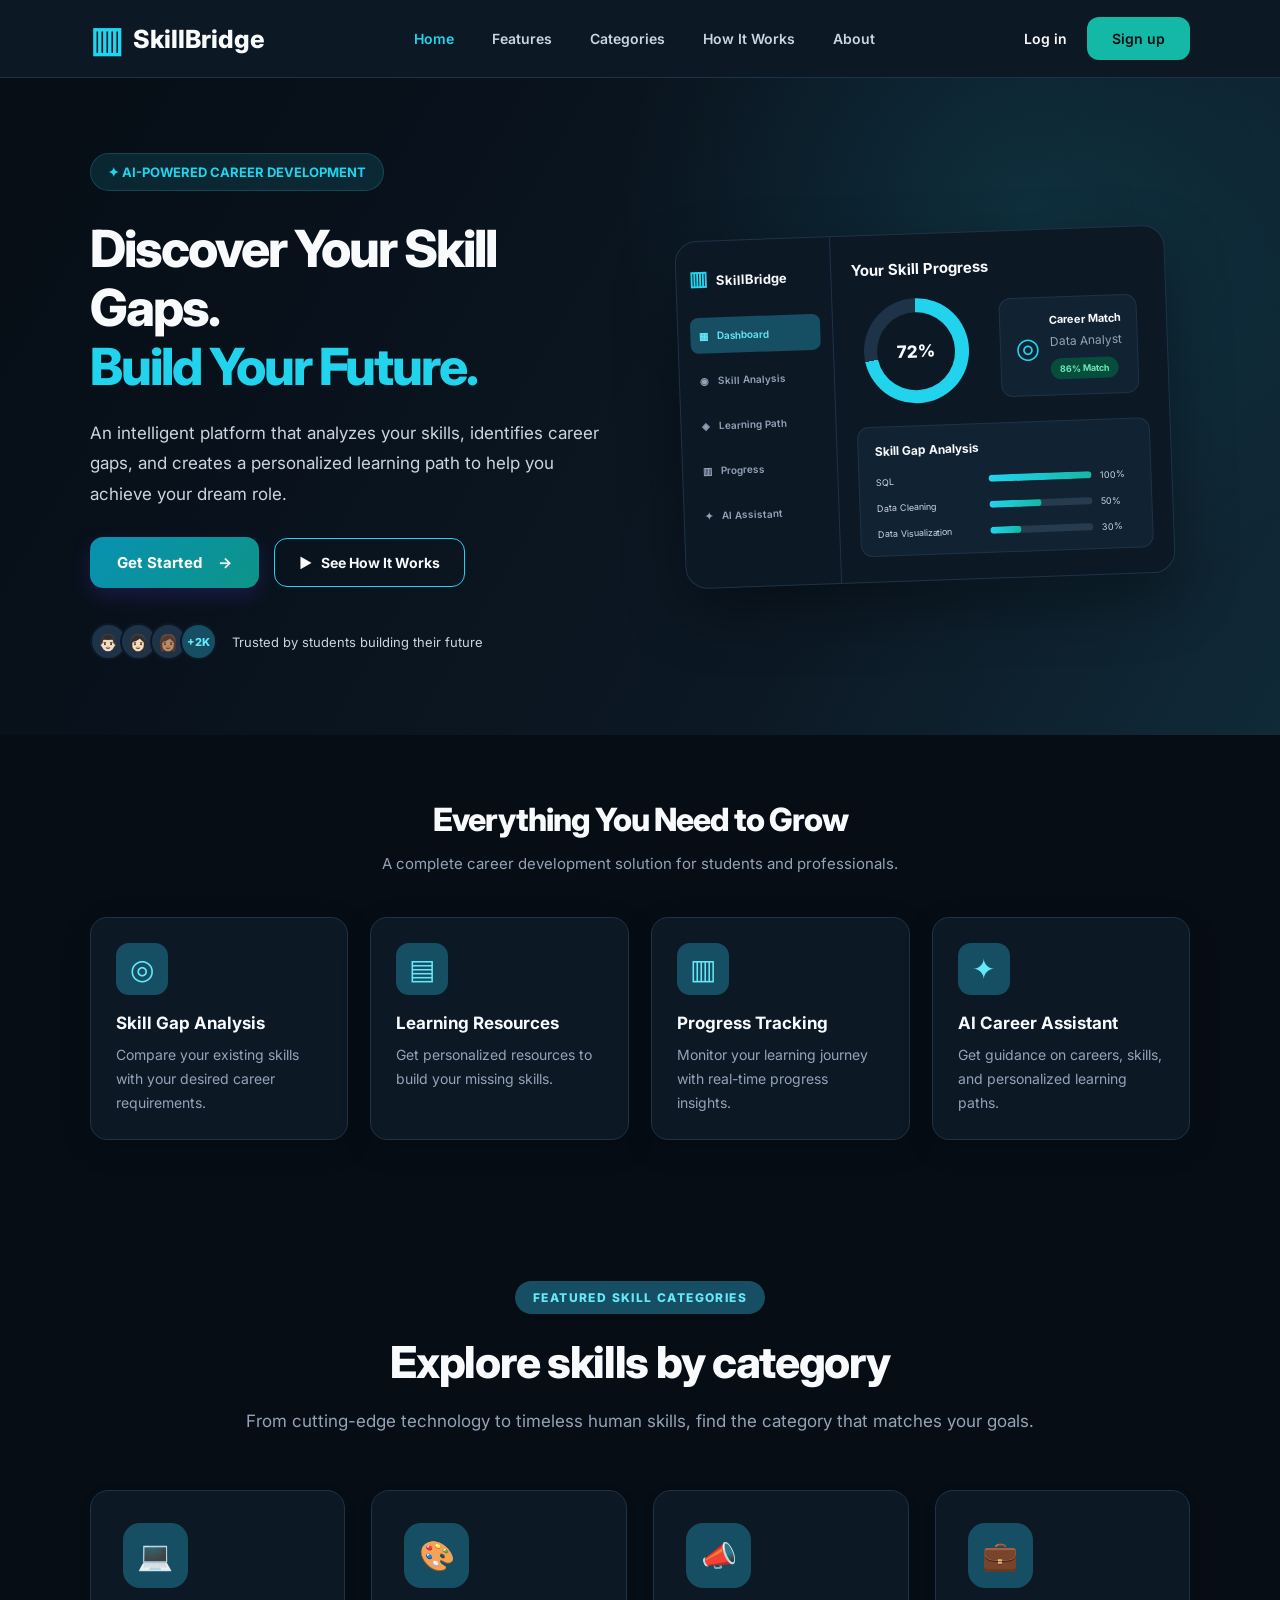
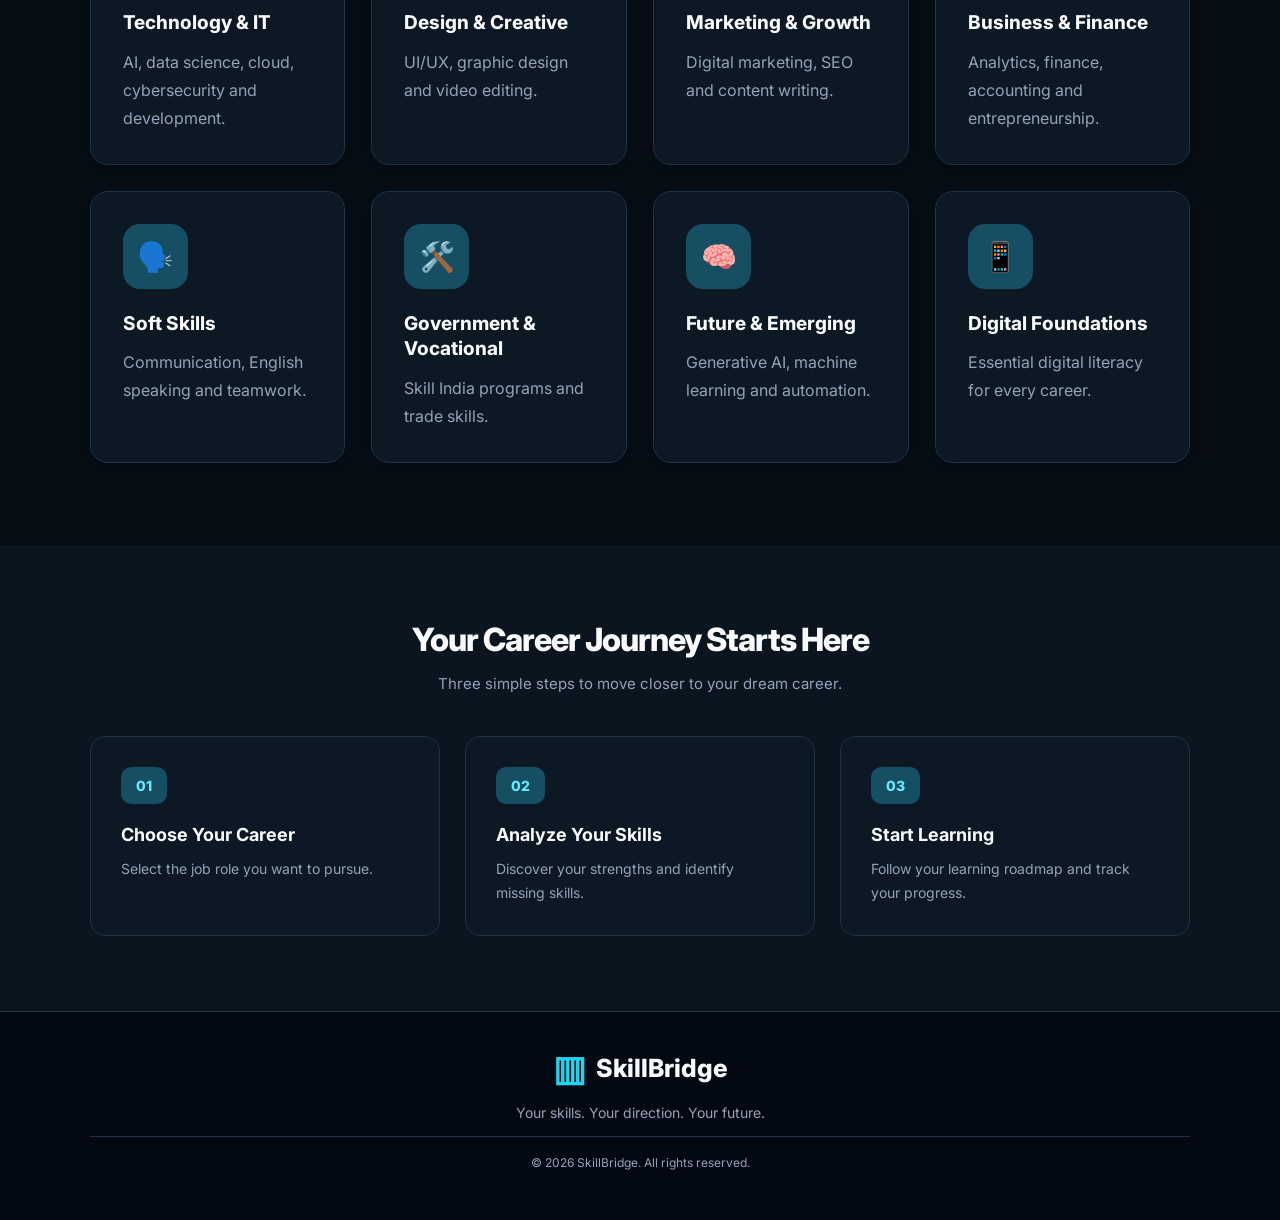
<file: frontend/index.html>
<!DOCTYPE html>
<html lang="en">

<head>
    <meta charset="UTF-8">
    <meta name="viewport" content="width=device-width, initial-scale=1.0">

    <title>SkillBridge | Build Your Future</title>

    <link rel="stylesheet" href="style.css">

    <link rel="preconnect" href="https://fonts.googleapis.com">
    <link rel="preconnect" href="https://fonts.gstatic.com" crossorigin>

    <link href="https://fonts.googleapis.com/css2?family=Inter:wght@400;500;600;700;800&display=swap"
        rel="stylesheet">
</head>

<body>

    <!-- NAVBAR -->

    <header class="header">

        <nav class="navbar">

            <a href="#home" class="logo">
                <span class="logo-icon">▥</span>
                SkillBridge
            </a>

            <div class="nav-links">

                <a href="#home" class="active">Home</a>
                <a href="#features">Features</a>
                <a href="#skill-categories">Categories</a>
                <a href="#how-it-works">How It Works</a>
                <a href="#about">About</a>

            </div>

            <div class="nav-actions">

                <a href="#" class="login-button">Log in</a>

                <a href="#" class="signup-button">Sign up</a>

            </div>

        </nav>

    </header>


    <main>

        <!-- HERO SECTION -->

        <section class="hero" id="home">

            <div class="hero-content">

                <div class="tagline">
                    ✦ AI-POWERED CAREER DEVELOPMENT
                </div>

                <h1>
                    Discover Your Skill Gaps.
                    <span>Build Your Future.</span>
                </h1>

                <p class="description">

                    An intelligent platform that analyzes your skills,
                    identifies career gaps, and creates a personalized
                    learning path to help you achieve your dream role.

                </p>

                <div class="hero-buttons">

                    <a href="#" class="primary-button">
                        Get Started <span>→</span>
                    </a>

                    <a href="#how-it-works" class="secondary-button">
                        ▶ &nbsp; See How It Works
                    </a>

                </div>

                <div class="trust-section">

                    <div class="trust-avatars">
                        <span>👨🏻</span>
                        <span>👩🏻</span>
                        <span>👩🏽</span>
                        <span class="avatar-count">+2K</span>
                    </div>

                    <p>Trusted by students building their future</p>

                </div>

            </div>


            <!-- DASHBOARD PREVIEW -->

            <div class="hero-visual">

                <div class="dashboard-preview">

                    <div class="dashboard-sidebar">

                        <h3>
                            <span class="mini-logo">▥</span>
                            SkillBridge
                        </h3>

                        <div class="sidebar-item selected">
                            ▦ &nbsp; Dashboard
                        </div>

                        <div class="sidebar-item">
                            ◉ &nbsp; Skill Analysis
                        </div>

                        <div class="sidebar-item">
                            ◈ &nbsp; Learning Path
                        </div>

                        <div class="sidebar-item">
                            ▥ &nbsp; Progress
                        </div>

                        <div class="sidebar-item">
                            ✦ &nbsp; AI Assistant
                        </div>

                    </div>


                    <div class="dashboard-main">

                        <h3>Your Skill Progress</h3>

                        <div class="dashboard-top">

                            <div class="progress-circle">
                                <span>72%</span>
                            </div>

                            <div class="career-card">

                                <div class="career-icon">◎</div>

                                <div>
                                    <h4>Career Match</h4>
                                    <p>Data Analyst</p>
                                    <span class="match-badge">86% Match</span>
                                </div>

                            </div>

                        </div>


                        <div class="skill-progress-card">

                            <h4>Skill Gap Analysis</h4>

                            <div class="skill-row">
                                <span>SQL</span>
                                <div class="progress-track">
                                    <div class="progress-fill full"></div>
                                </div>
                                <span>100%</span>
                            </div>

                            <div class="skill-row">
                                <span>Data Cleaning</span>
                                <div class="progress-track">
                                    <div class="progress-fill half"></div>
                                </div>
                                <span>50%</span>
                            </div>

                            <div class="skill-row">
                                <span>Data Visualization</span>
                                <div class="progress-track">
                                    <div class="progress-fill low"></div>
                                </div>
                                <span>30%</span>
                            </div>

                        </div>

                    </div>

                </div>

            </div>

        </section>


        <!-- FEATURES SECTION -->

        <section class="features" id="features">

            <div class="section-heading">

                <h2>Everything You Need to Grow</h2>

                <p>
                    A complete career development solution for students
                    and professionals.
                </p>

            </div>


            <div class="feature-container">

                <div class="feature-card">

                    <div class="feature-icon">◎</div>

                    <h3>Skill Gap Analysis</h3>

                    <p>
                        Compare your existing skills with your desired
                        career requirements.
                    </p>

                </div>


                <div class="feature-card">

                    <div class="feature-icon">▤</div>

                    <h3>Learning Resources</h3>

                    <p>
                        Get personalized resources to build your
                        missing skills.
                    </p>

                </div>


                <div class="feature-card">

                    <div class="feature-icon">▥</div>

                    <h3>Progress Tracking</h3>

                    <p>
                        Monitor your learning journey with
                        real-time progress insights.
                    </p>

                </div>


                <div class="feature-card">

                    <div class="feature-icon">✦</div>

                    <h3>AI Career Assistant</h3>

                    <p>
                        Get guidance on careers, skills, and
                        personalized learning paths.
                    </p>

                </div>

            </div>

        </section>



        <!-- FEATURED SKILL CATEGORIES -->
        <section class="skill-categories" id="skill-categories">
            <div class="categories-heading">
                <span class="categories-eyebrow">FEATURED SKILL CATEGORIES</span>
                <h2>Explore skills by category</h2>
                <p>From cutting-edge technology to timeless human skills, find the category that matches your goals.</p>
            </div>

            <div class="categories-grid">
                <a class="category-card" href="careers.html?category=technology">
                    <div class="category-icon" aria-hidden="true">💻</div>
                    <h3>Technology &amp; IT</h3>
                    <p>AI, data science, cloud, cybersecurity and development.</p>
                </a>
                <a class="category-card" href="careers.html?category=design">
                    <div class="category-icon" aria-hidden="true">🎨</div>
                    <h3>Design &amp; Creative</h3>
                    <p>UI/UX, graphic design and video editing.</p>
                </a>
                <a class="category-card" href="careers.html?category=marketing">
                    <div class="category-icon" aria-hidden="true">📣</div>
                    <h3>Marketing &amp; Growth</h3>
                    <p>Digital marketing, SEO and content writing.</p>
                </a>
                <a class="category-card" href="careers.html?category=business">
                    <div class="category-icon" aria-hidden="true">💼</div>
                    <h3>Business &amp; Finance</h3>
                    <p>Analytics, finance, accounting and entrepreneurship.</p>
                </a>
                <a class="category-card" href="careers.html?category=soft">
                    <div class="category-icon" aria-hidden="true">🗣️</div>
                    <h3>Soft Skills</h3>
                    <p>Communication, English speaking and teamwork.</p>
                </a>
                <a class="category-card" href="careers.html?category=government">
                    <div class="category-icon" aria-hidden="true">🛠️</div>
                    <h3>Government &amp; Vocational</h3>
                    <p>Skill India programs and trade skills.</p>
                </a>
                <a class="category-card" href="careers.html?category=future">
                    <div class="category-icon" aria-hidden="true">🧠</div>
                    <h3>Future &amp; Emerging</h3>
                    <p>Generative AI, machine learning and automation.</p>
                </a>
                <a class="category-card" href="careers.html?category=digital">
                    <div class="category-icon" aria-hidden="true">📱</div>
                    <h3>Digital Foundations</h3>
                    <p>Essential digital literacy for every career.</p>
                </a>
            </div>
        </section>

        <!-- HOW IT WORKS -->

        <section class="how-it-works" id="how-it-works">

            <div class="section-heading">

                <h2>Your Career Journey Starts Here</h2>

                <p>Three simple steps to move closer to your dream career.</p>

            </div>

            <div class="steps-container">

                <div class="step-card">
                    <span class="step-number">01</span>
                    <h3>Choose Your Career</h3>
                    <p>Select the job role you want to pursue.</p>
                </div>

                <div class="step-card">
                    <span class="step-number">02</span>
                    <h3>Analyze Your Skills</h3>
                    <p>Discover your strengths and identify missing skills.</p>
                </div>

                <div class="step-card">
                    <span class="step-number">03</span>
                    <h3>Start Learning</h3>
                    <p>Follow your learning roadmap and track your progress.</p>
                </div>

            </div>

        </section>

    </main>

<!-- CAREER SELECTION SECTION -->

<section id="careerSection" class="career-selection" style="display: none;">

    <div class="career-container">

        <div class="career-heading">
            <span class="tagline">YOUR CAREER JOURNEY</span>

            <h2>Choose Your Dream Career</h2>

            <p>
                Select the job role you want to pursue.
                SkillBridge will analyze your skills against its requirements.
            </p>
        </div>

        <div class="career-form">

            <label for="careerSearch">Enter Your Target Job Role</label>

            <input
                type="text"
                id="careerSearch"
                placeholder="Start typing, e.g. Data Analyst..."
                autocomplete="off"
                >


            <label for="studentSkills">Enter Your Existing Skills</label>

        <textarea
            id="studentSkills"
            placeholder="Example: Python, SQL, Excel, Power BI, Machine Learning..."
            rows="5"
        ></textarea>

        <button id="continueCareer" class="auth-submit">
        Analyze My Skills →
        </button>

<div id="skillAnalysisResults"></div>
<p id="careerMessage"></p>

        </div>

    </div>

</section>

    <!-- FOOTER -->

    <footer id="about">

        <div class="footer-content">

            <a href="#home" class="logo footer-logo">
                <span class="logo-icon">▥</span>
                SkillBridge
            </a>

            <p>Your skills. Your direction. Your future.</p>

            <p class="copyright">
                © 2026 SkillBridge. All rights reserved.
            </p>

        </div>

    </footer>
    <!-- AUTHENTICATION MODAL -->

<div class="auth-modal" id="authModal">

    <div class="auth-box">

        <button class="close-auth" id="closeAuth">&times;</button>

        <div class="auth-header">
            <h2 id="authTitle">Welcome Back!</h2>
            <p id="authSubtitle">Log in to continue your career journey.</p>
        </div>

        <!-- SIGN UP FORM -->

        <form id="signupForm" class="auth-form" style="display: none;">

            <label>Full Name</label>
            <input type="text" id="signupName" autocomplete="name"
                placeholder="Enter your full name" required>

            <label>Email Address</label>
            <input type="email" id="signupEmail" autocomplete="email"
                placeholder="Enter your email" required>

            <label>Password</label>
            <input type="password" id="signupPassword" autocomplete="new-password"
                placeholder="Create a password" minlength="8" required>

            <button type="submit" class="auth-submit">
                Create Account
            </button>

            <p class="auth-switch">
                Already have an account?
                <a href="#" id="showLogin">Log in</a>
            </p>

        </form>


        <!-- LOGIN FORM -->

        <form id="loginForm" class="auth-form">

            <label>Email Address</label>
            <input type="email" id="loginEmail" autocomplete="email"
                placeholder="Enter your email" required>

            <label>Password</label>
            <input type="password" id="loginPassword" autocomplete="current-password"
                placeholder="Enter your password" required>

            <button type="submit" class="auth-submit">
                Log In
            </button>

            <p class="auth-switch">
                Don't have an account?
                <a href="#" id="showSignup">Sign up</a>
            </p>

        </form>

        <p id="authMessage" class="auth-message"></p>

    </div>

</div>
    <script src="script.js"></script>

</body>
</html>
</file>
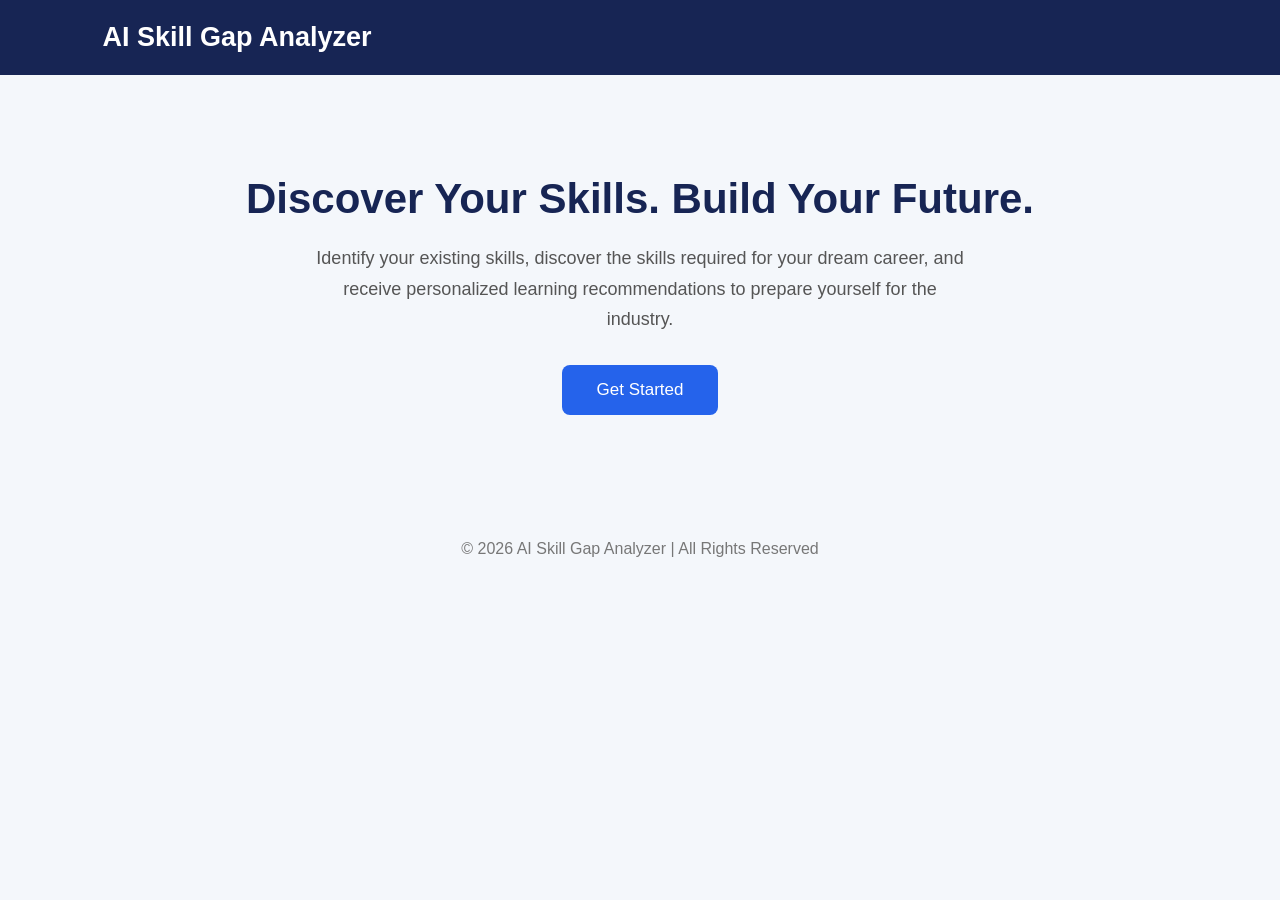
<file: templates/index.html>
<!DOCTYPE html>
<html lang="en">

<head>
    <meta charset="UTF-8">
    <meta name="viewport" content="width=device-width, initial-scale=1.0">

    <title>AI Skill Gap Analyzer</title>

    <style>
        * {
            margin: 0;
            padding: 0;
            box-sizing: border-box;
        }

        body {
            font-family: Arial, sans-serif;
            background: #f4f7fb;
            color: #222;
        }

        header {
            background: #172554;
            color: white;
            padding: 22px 8%;
        }

        header h1 {
            font-size: 27px;
        }

        .hero {
            text-align: center;
            padding: 100px 20px;
        }

        .hero h2 {
            font-size: 42px;
            color: #172554;
            margin-bottom: 20px;
        }

        .hero p {
            font-size: 18px;
            color: #555;
            max-width: 650px;
            margin: auto;
            line-height: 1.7;
        }

        .hero button {
            margin-top: 30px;
            padding: 15px 35px;
            background: #2563eb;
            color: white;
            border: none;
            border-radius: 8px;
            font-size: 17px;
            cursor: pointer;
        }

        .hero button:hover {
            background: #1d4ed8;
        }

        footer {
            text-align: center;
            padding: 25px;
            color: #777;
        }
    </style>

</head>

<body>

    <header>
        <h1>AI Skill Gap Analyzer</h1>
    </header>

    <section class="hero">

        <h2>Discover Your Skills. Build Your Future.</h2>

        <p>
            Identify your existing skills, discover the skills
            required for your dream career, and receive personalized
            learning recommendations to prepare yourself for the industry.
        </p>

        <button onclick="alert('Career assessment coming soon!')">
            Get Started
        </button>

    </section>

    <footer>
        © 2026 AI Skill Gap Analyzer | All Rights Reserved
    </footer>

</body>

</html>
</file>
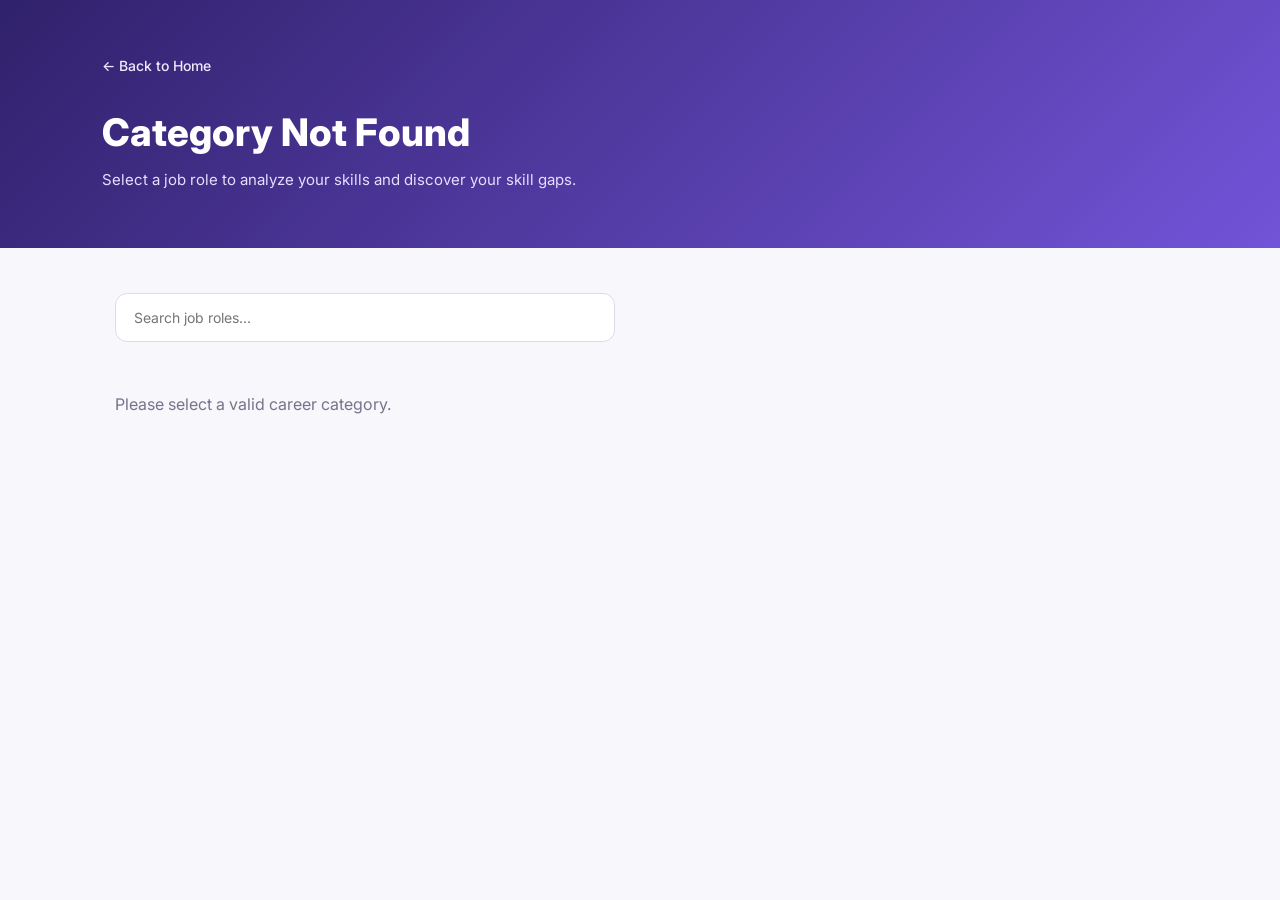
<file: frontend/careers.html>
<!DOCTYPE html>
<html lang="en">
<head>
    <meta charset="UTF-8">
    <meta name="viewport" content="width=device-width, initial-scale=1.0">
    <title>Explore Careers | SkillBridge</title>
    <link rel="stylesheet" href="careers.css">
</head>
<body>

    <header class="careers-header">
        <a href="index.html" class="back-link">← Back to Home</a>
        <h1 id="categoryTitle">Explore Careers</h1>
        <p>Select a job role to analyze your skills and discover your skill gaps.</p>
    </header>

    <main class="careers-container">
        <input
            type="text"
            id="searchInput"
            placeholder="Search job roles..."
        >

        <div id="jobsList" class="jobs-list">
            <p>Loading job roles...</p>
        </div>
    </main>

    <script src="careers.js"></script>
</body>
</html>
</file>
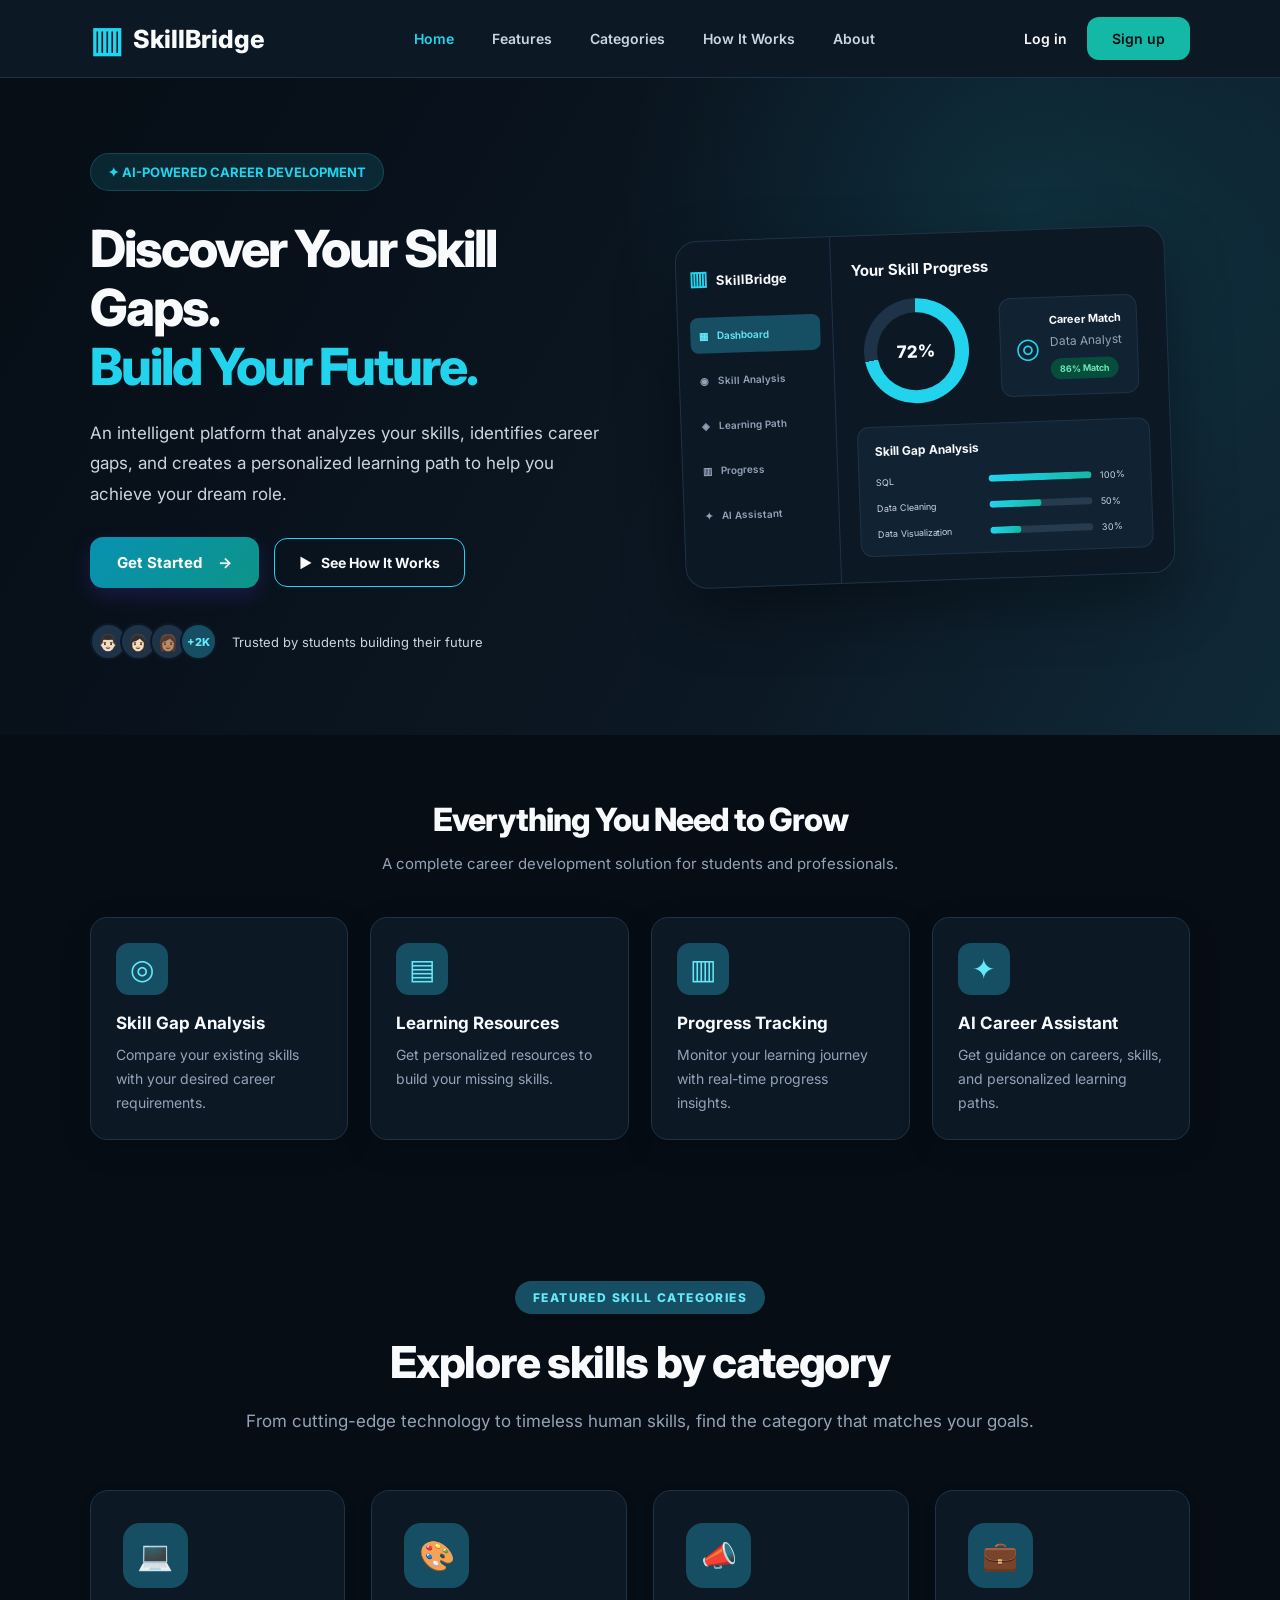
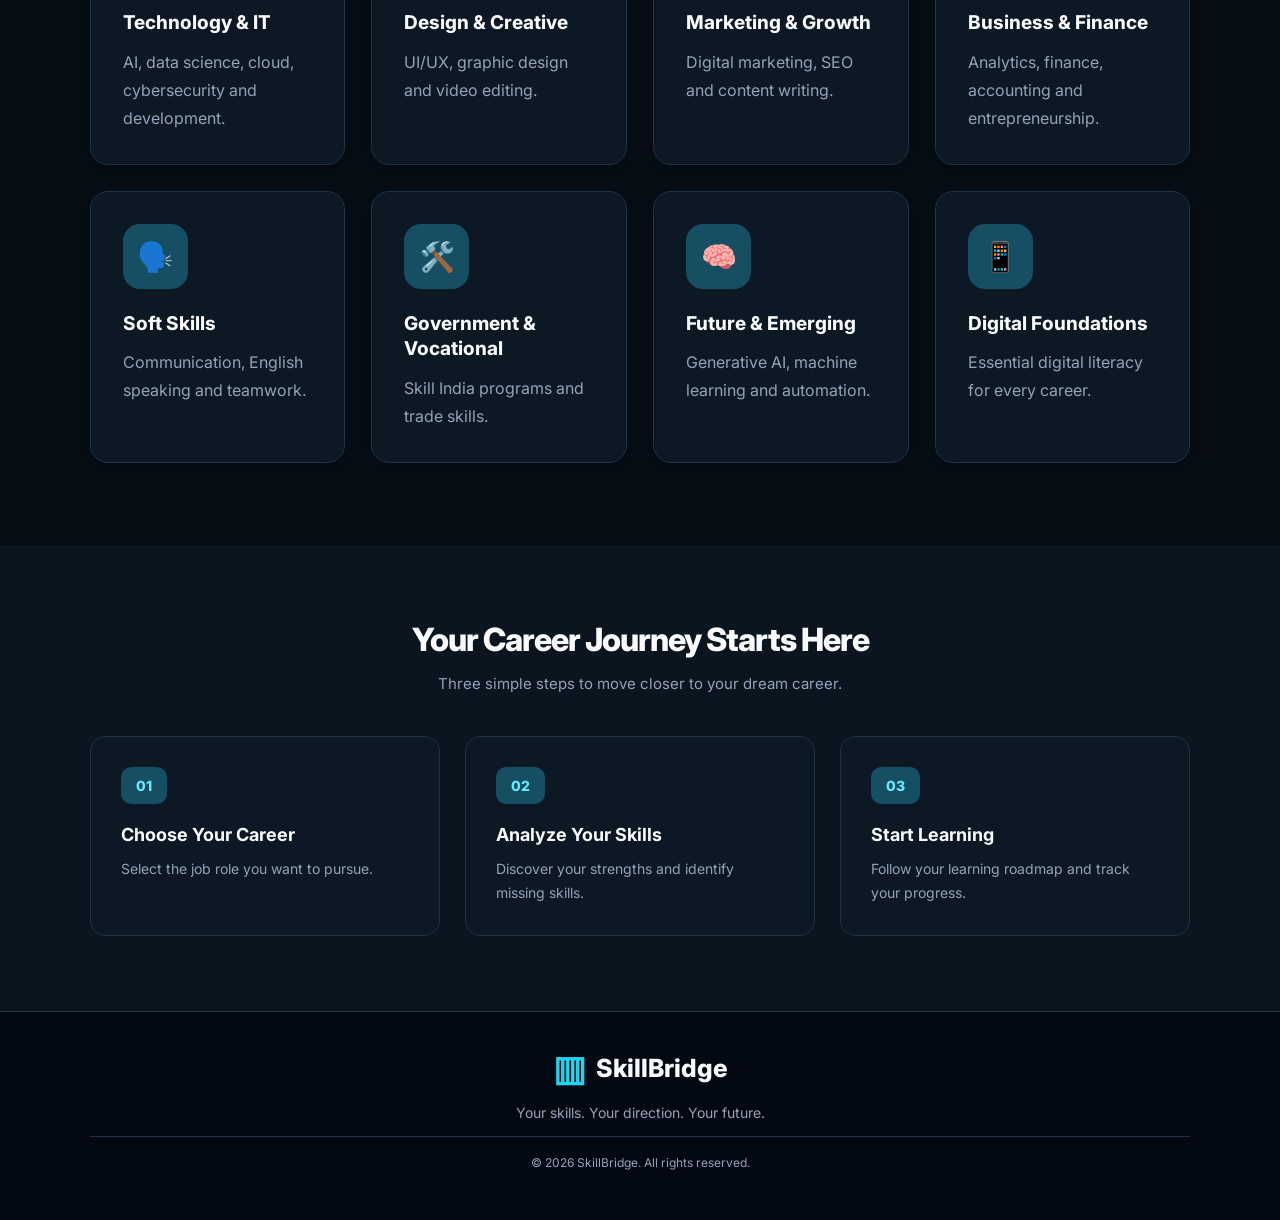
<file: frontend/dashboard.html>
<!DOCTYPE html><html lang="en"><head>
    <meta charset="UTF-8">
    <meta name="viewport" content="width=device-width, initial-scale=1.0">
    <title>SkillBridge | Dashboard</title>
    <link rel="stylesheet" href="dashboard.css">
</head><body><div class="dashboard-container">

    <!-- SIDEBAR -->
    <aside class="sidebar">

        <div class="logo">SkillBridge<span>.</span></div>
        <p class="logo-tagline">LEARN. GROW. ACHIEVE.</p>

        <div class="student-info">
            <div class="avatar" id="sidebarAvatar">S</div>

            <div>
                <h3 id="sidebarName">Student</h3>
                <p id="sidebarEmail">student@email.com</p>
            </div>
        </div>

        <p class="nav-heading">OVERVIEW</p>

        <nav>
            <a href="#" class="nav-item active" data-page="dashboard">
                <span>▦</span> Dashboard
            </a>

            <a href="#" class="nav-item" data-page="analysis">
                <span>◈</span> Skill Analysis
            </a>

            <a href="#" class="nav-item" data-page="resources">
                <span>▤</span> Learning Resources
            </a>

            <a href="#" class="nav-item" data-page="progress">
                <span>◷</span> My Progress
            </a>

            <a href="#" class="nav-item" data-page="internships">
                <span>▣</span> Internships
            </a>
        </nav>

        <p class="nav-heading settings-heading">ACCOUNT</p>

        <nav>
            <a href="#" class="nav-item" data-page="profile">
                <span>♙</span> My Profile
            </a>

            <a href="#" class="nav-item" data-page="settings">
                <span>⚙</span> Settings
            </a>
        </nav>

        <button id="logoutButton">
            ↪ Logout
        </button>

        <div class="sidebar-footer">
            Your journey starts here.
        </div>

    </aside>


    <!-- MAIN CONTENT -->
    <main class="main-content">

        <header class="topbar">

            <div>
                <h2 id="pageTitle">Dashboard</h2>
                <p>Your personal career development space</p>
            </div>

            <div class="topbar-right">
                <span id="currentDate"></span>
                <div class="avatar top-avatar" id="topbarAvatar">S</div>
            </div>

        </header>


        <!-- DASHBOARD PAGE -->
        <section id="dashboardPage" class="content-page active">

            <!-- WELCOME -->
            <div class="welcome-section">

                <div>
                    <p class="welcome-label">YOUR LEARNING JOURNEY</p>

                    <h1>
                        Good morning,
                        <span id="welcomeName">Student</span>!
                    </h1>

                    <p class="welcome-description">
                        Keep learning. Every skill brings you closer to your dream career.
                    </p>
                </div>

                <div class="welcome-decoration">✦</div>

            </div>


            <!-- STATISTICS -->
            <div class="stats-container">

                <div class="stat-card">
                    <div class="stat-icon purple-icon">◎</div>
                    <p>Career Match</p>
                    <h2 id="careerMatch">0%</h2>
                    <span id="careerName">No career selected</span>
                </div>

                <div class="stat-card">
                    <div class="stat-icon green-icon">✓</div>
                    <p>Completed Skills</p>
                    <h2 id="completedSkills">0</h2>
                    <span>Skills mastered</span>
                </div>

                <div class="stat-card">
                    <div class="stat-icon orange-icon">◷</div>
                    <p>Currently Learning</p>
                    <h2 id="learningSkills">0</h2>
                    <span>Skills in progress</span>
                </div>

                <div class="stat-card">
                    <div class="stat-icon blue-icon">▤</div>
                    <p>Total Skills</p>
                    <h2 id="totalSkills">0</h2>
                    <span>Required skills</span>
                </div>

            </div>


            <!-- DAILY ACTIVITY -->
            <div class="section-heading">
                <div>
                    <p class="section-label">CONSISTENCY MATTERS</p>
                    <h2>Your Daily Learning Activity</h2>
                </div>

                <span class="week-label">THIS WEEK</span>
            </div>

            <div class="activity-card">

                <div class="activity-summary">
                    <div>
                        <h3>Build your learning streak</h3>
                        <p>Track the time you spend developing your skills.</p>
                    </div>

                    <div class="activity-total">
                        <strong id="weeklyLearningTime">0 hrs</strong>
                        <span>Learning this week</span>
                    </div>
                </div>

                <div class="weekly-chart" id="weeklyActivityChart">

                    <div class="chart-day">
                        <div class="bar-area">
                            <div class="activity-bar" data-day="Mon" style="height: 0%"></div>
                        </div>
                        <span>Mon</span>
                    </div>

                    <div class="chart-day">
                        <div class="bar-area">
                            <div class="activity-bar" data-day="Tue" style="height: 0%"></div>
                        </div>
                        <span>Tue</span>
                    </div>

                    <div class="chart-day">
                        <div class="bar-area">
                            <div class="activity-bar" data-day="Wed" style="height: 0%"></div>
                        </div>
                        <span>Wed</span>
                    </div>

                    <div class="chart-day">
                        <div class="bar-area">
                            <div class="activity-bar" data-day="Thu" style="height: 0%"></div>
                        </div>
                        <span>Thu</span>
                    </div>

                    <div class="chart-day">
                        <div class="bar-area">
                            <div class="activity-bar" data-day="Fri" style="height: 0%"></div>
                        </div>
                        <span>Fri</span>
                    </div>

                    <div class="chart-day">
                        <div class="bar-area">
                            <div class="activity-bar" data-day="Sat" style="height: 0%"></div>
                        </div>
                        <span>Sat</span>
                    </div>

                    <div class="chart-day">
                        <div class="bar-area">
                            <div class="activity-bar" data-day="Sun" style="height: 0%"></div>
                        </div>
                        <span>Sun</span>
                    </div>

                </div>

                <p class="chart-note">
                    Your daily activity will appear here as learning sessions are recorded.
                </p>

            </div>


            <!-- LEARNING RESOURCES BANNER -->
            <div class="learning-banner">

                <div class="banner-content">

                    <span class="banner-label">YOUR NEXT STEP</span>

                    <h2>
                        Learn the skills.<br>
                        Build your future.
                    </h2>

                    <p>
                        Discover courses, tutorials and practical resources
                        to close your skill gaps.
                    </p>

                    <button class="banner-button" data-go="resources">
                        Explore Learning Resources <span>→</span>
                    </button>

                </div>

                <div class="banner-decoration">
                    ✦
                </div>

            </div>


            <!-- RECOMMENDED RESOURCES -->
            <div class="section-heading resource-heading">

                <div>
                    <p class="section-label">KEEP IMPROVING</p>
                    <h2>Recommended for You</h2>
                </div>

                <button class="text-button" data-go="resources">
                    View all →
                </button>

            </div>

            <div id="recommendedResources" class="resource-grid">

                <div class="resource-card">
                    <div class="resource-symbol">SQL</div>
                    <h3>SQL</h3>
                    <p>Learn database queries and data management.</p>
                    <button data-go="resources">Explore resources →</button>
                </div>

                <div class="resource-card">
                    <div class="resource-symbol excel-symbol">EX</div>
                    <h3>Excel</h3>
                    <p>Improve spreadsheet and data analysis skills.</p>
                    <button data-go="resources">Explore resources →</button>
                </div>

                <div class="resource-card">
                    <div class="resource-symbol python-symbol">Py</div>
                    <h3>Python</h3>
                    <p>Practice programming and problem solving.</p>
                    <button data-go="resources">Explore resources →</button>
                </div>

            </div>


            <!-- CAREER GOAL -->
            <div class="panel career-panel">

                <div>
                    <p class="section-label">YOUR TARGET</p>
                    <h2>Your Career Goal</h2>
                    <p id="careerGoalName">
                        Choose a career to get started.
                    </p>
                </div>

                <button class="primary-button" data-go="analysis">
                    Start Skill Analysis →
                </button>

            </div>


            <!-- RECENT SKILLS -->
            <div class="panel">

                <h2>Recently Updated Skills</h2>

                <div id="recentSkills">
                    No skills added yet.
                </div>

                <button class="primary-button" data-go="progress">
                    View Progress →
                </button>

            </div>

        </section>


        <!-- SKILL ANALYSIS -->
        <section id="analysisPage" class="content-page">
            <h1>Skill Analysis</h1>
            <div id="analysisContent">
                <p>Your skill analysis will appear here.</p>
            </div>
        </section>


        <!-- RESOURCES -->
        <section id="resourcesPage" class="content-page">
            <h1>Learning Resources</h1>
            <p>Discover resources to improve your skills.</p>
            <div id="resourcesContent"></div>
        </section>


        <!-- PROGRESS -->
        <section id="progressPage" class="content-page">
            <h1>My Progress</h1>
            <div id="progressContent"></div>
        </section>


        <!-- INTERNSHIPS -->
        <section id="internshipsPage" class="content-page">
            <h1>Internships</h1>
            <div id="internshipsContent"></div>
        </section>


        <!-- PROFILE -->
        <section id="profilePage" class="content-page">
            <h1>My Profile</h1>
            <div id="profileContent"></div>
        </section>


        <!-- SETTINGS -->
        <section id="settingsPage" class="content-page">
            <h1>Settings</h1>
            <div id="settingsContent"></div>
        </section>

    </main>

</div>

<script src="dashboard.js"></script>

</body>
</html>
</file>
<file: frontend/style.css>
/* =========================
   GLOBAL STYLES
========================= */

* {
    margin: 0;
    padding: 0;
    box-sizing: border-box;
}

html {
    scroll-behavior: smooth;
}

body {
    font-family: 'Inter', sans-serif;
    background: #ffffff;
    color: #11132b;
}

a {
    text-decoration: none;
}


/* =========================
   NAVBAR
========================= */

.header {
    width: 100%;
    background: rgba(255, 255, 255, 0.95);
    border-bottom: 1px solid #eeeafd;
    position: sticky;
    top: 0;
    z-index: 100;
}

.navbar {
    max-width: 1450px;
    margin: auto;
    padding: 17px 7%;

    display: flex;
    align-items: center;
    justify-content: space-between;
}

.logo {
    display: flex;
    align-items: center;
    gap: 10px;

    font-size: 25px;
    font-weight: 800;
    color: #11132b;
}

.logo-icon {
    color: #633cf0;
    font-size: 35px;
}

.nav-links {
    display: flex;
    align-items: center;
    gap: 38px;
}

.nav-links a {
    color: #50516a;
    font-size: 14px;
    font-weight: 600;
    transition: 0.3s;
}

.nav-links a:hover,
.nav-links .active {
    color: #603df0;
}

.nav-actions {
    display: flex;
    align-items: center;
    gap: 20px;
}

.login-button {
    color: #292943;
    font-size: 14px;
    font-weight: 600;
}

.signup-button {
    background: #603df0;
    color: white;

    padding: 13px 25px;
    border-radius: 12px;

    font-size: 14px;
    font-weight: 600;

    transition: 0.3s;
}

.signup-button:hover {
    background: #4925cf;
}


/* =========================
   HERO SECTION
========================= */

.hero {
    min-height: 535px;

    padding: 75px 7%;

    display: grid;
    grid-template-columns: 1fr 1fr;
    align-items: center;
    gap: 40px;

    background: linear-gradient(
        115deg,
        #ffffff 0%,
        #f5f3ff 55%,
        #eeeeff 100%
    );

    overflow: hidden;
}

.hero-content {
    max-width: 600px;
}

.tagline {
    display: inline-block;

    background: #ece7ff;
    color: #603df0;

    padding: 10px 17px;
    border-radius: 30px;

    font-size: 13px;
    font-weight: 700;

    margin-bottom: 28px;
}

.hero h1 {
    font-size: clamp(38px, 4vw, 54px);
    line-height: 1.15;
    font-weight: 800;
    letter-spacing: -2px;

    margin-bottom: 22px;
}

.hero h1 span {
    display: block;
    color: #603df0;
}

.description {
    color: #565873;
    font-size: 17px;
    line-height: 1.8;

    max-width: 530px;
    margin-bottom: 28px;
}

.hero-buttons {
    display: flex;
    align-items: center;
    gap: 15px;
    flex-wrap: wrap;
}

.primary-button {
    background: #603df0;
    color: white;

    padding: 16px 27px;
    border-radius: 13px;

    font-size: 15px;
    font-weight: 700;

    box-shadow: 0 8px 20px rgba(96, 61, 240, 0.2);
    transition: 0.3s;
}

.primary-button:hover {
    background: #4925cf;
    transform: translateY(-3px);
}

.primary-button span {
    margin-left: 12px;
}

.secondary-button {
    border: 1px solid #9a87ff;
    color: #25213d;

    padding: 15px 24px;
    border-radius: 13px;

    font-size: 14px;
    font-weight: 700;

    transition: 0.3s;
}

.secondary-button:hover {
    background: #eeeaff;
}


/* TRUST SECTION */

.trust-section {
    display: flex;
    align-items: center;
    gap: 15px;

    margin-top: 35px;
}

.trust-avatars {
    display: flex;
    align-items: center;
}

.trust-avatars span {
    width: 37px;
    height: 37px;

    border-radius: 50%;
    background: #ffffff;

    display: flex;
    align-items: center;
    justify-content: center;

    border: 2px solid white;
    margin-left: -7px;
}

.trust-avatars span:first-child {
    margin-left: 0;
}

.trust-avatars .avatar-count {
    background: #e9e3ff;
    color: #603df0;

    font-size: 11px;
    font-weight: 800;
}

.trust-section p {
    color: #555570;
    font-size: 13px;
}


/* =========================
   DASHBOARD PREVIEW
========================= */

.hero-visual {
    display: flex;
    justify-content: center;
    align-items: center;

    padding: 20px;
}

.dashboard-preview {
    width: 100%;
    max-width: 620px;
    min-height: 345px;

    display: grid;
    grid-template-columns: 155px 1fr;

    background: rgba(255, 255, 255, 0.85);

    border: 1px solid #e3ddff;
    border-radius: 22px;

    box-shadow:
        0 25px 60px rgba(91, 64, 210, 0.15),
        0 5px 15px rgba(91, 64, 210, 0.08);

    transform: rotate(-2deg);
    transition: 0.4s;
}

.dashboard-preview:hover {
    transform: rotate(0deg) translateY(-5px);
}


/* SIDEBAR */

.dashboard-sidebar {
    padding: 25px 12px;

    border-right: 1px solid #eeeafd;
}

.dashboard-sidebar h3 {
    font-size: 13px;
    margin-bottom: 27px;
}

.mini-logo {
    color: #603df0;
    font-size: 20px;
    margin-right: 5px;
}

.sidebar-item {
    padding: 12px 8px;
    margin-bottom: 9px;

    font-size: 10px;
    font-weight: 600;
    color: #555570;

    border-radius: 8px;
}

.sidebar-item.selected {
    background: #eeeaff;
    color: #603df0;
}


/* DASHBOARD MAIN */

.dashboard-main {
    padding: 25px 20px;
}

.dashboard-main h3 {
    font-size: 15px;
    margin-bottom: 20px;
}

.dashboard-top {
    display: flex;
    align-items: center;
    justify-content: space-around;
    gap: 12px;
    margin-bottom: 22px;
}

.progress-circle {
    width: 105px;
    height: 105px;

    border-radius: 50%;

    background: conic-gradient(
        #603df0 0% 72%,
        #e9e3ff 72% 100%
    );

    display: flex;
    align-items: center;
    justify-content: center;
}

.progress-circle::before {
    content: "";
    position: absolute;

    width: 78px;
    height: 78px;

    background: white;
    border-radius: 50%;
}

.progress-circle span {
    position: relative;
    z-index: 1;

    font-size: 17px;
    font-weight: 800;
}


.career-card {
    display: flex;
    align-items: center;
    gap: 10px;

    padding: 15px;
    background: #f8f7ff;

    border: 1px solid #eeeafd;
    border-radius: 12px;
}

.career-icon {
    color: #603df0;
    font-size: 28px;
}

.career-card h4 {
    font-size: 11px;
    margin-bottom: 7px;
}

.career-card p {
    font-size: 12px;
    margin-bottom: 8px;
}

.match-badge {
    display: inline-block;

    background: #d8f8e9;
    color: #148451;

    padding: 5px 9px;
    border-radius: 20px;

    font-size: 9px;
    font-weight: 700;
}


/* SKILL PROGRESS */

.skill-progress-card {
    background: #faf9ff;
    padding: 16px;

    border-radius: 12px;
    border: 1px solid #eeeafd;
}

.skill-progress-card h4 {
    font-size: 12px;
    margin-bottom: 18px;
}

.skill-row {
    display: grid;
    grid-template-columns: 105px 1fr 35px;

    align-items: center;
    gap: 8px;

    margin-bottom: 15px;
    font-size: 9px;
}

.skill-row:last-child {
    margin-bottom: 0;
}

.progress-track {
    height: 7px;
    background: #e7e3f5;
    border-radius: 20px;
    overflow: hidden;
}

.progress-fill {
    height: 100%;
    background: #603df0;
    border-radius: 20px;
}

.progress-fill.full {
    width: 100%;
}

.progress-fill.half {
    width: 50%;
}

.progress-fill.low {
    width: 30%;
}


/* =========================
   FEATURES SECTION
========================= */

.features {
    padding: 65px 7%;
    background: #ffffff;
}

.section-heading {
    text-align: center;
    margin-bottom: 40px;
}

.section-heading h2 {
    font-size: 32px;
    font-weight: 800;
    letter-spacing: -1px;
    margin-bottom: 12px;
}

.section-heading p {
    color: #65657f;
    font-size: 15px;
    line-height: 1.7;
}

.feature-container {
    display: grid;
    grid-template-columns: repeat(4, 1fr);
    gap: 22px;
}

.feature-card {
    background: #ffffff;

    padding: 25px;
    border-radius: 17px;

    border: 1px solid #e9e6f7;

    box-shadow: 0 8px 30px rgba(37, 25, 90, 0.04);

    transition: 0.3s;
}

.feature-card:hover {
    transform: translateY(-7px);

    border-color: #c8baff;

    box-shadow: 0 15px 35px rgba(96, 61, 240, 0.1);
}

.feature-icon {
    width: 52px;
    height: 52px;

    display: flex;
    align-items: center;
    justify-content: center;

    background: #eeeaff;
    color: #603df0;

    font-size: 28px;
    border-radius: 13px;

    margin-bottom: 18px;
}

.feature-card h3 {
    font-size: 17px;
    margin-bottom: 10px;
}

.feature-card p {
    color: #62627c;
    font-size: 14px;
    line-height: 1.7;
}


/* =========================
   HOW IT WORKS
========================= */

.how-it-works {
    padding: 75px 7%;
    background: #f8f7ff;
}

.steps-container {
    display: grid;
    grid-template-columns: repeat(3, 1fr);
    gap: 25px;
}

.step-card {
    background: white;
    padding: 30px;

    border-radius: 15px;
    border: 1px solid #eeeafd;
}

.step-number {
    display: inline-block;

    color: #603df0;
    background: #eeeaff;

    padding: 10px 15px;
    border-radius: 10px;

    font-size: 14px;
    font-weight: 800;

    margin-bottom: 20px;
}

.step-card h3 {
    font-size: 18px;
    margin-bottom: 12px;
}

.step-card p {
    color: #62627c;
    font-size: 14px;
    line-height: 1.7;
}


/* =========================
   FOOTER
========================= */

footer {
    background: #15142b;
    color: white;
    padding: 35px 7%;
}

.footer-content {
    text-align: center;
}

.footer-logo {
    color: white;
    justify-content: center;
    margin-bottom: 15px;
}

.footer-content p {
    color: #c1bfd4;
    font-size: 14px;
    margin-bottom: 15px;
}

.copyright {
    padding-top: 18px;
    border-top: 1px solid #37354c;
    font-size: 12px !important;
}


/* =========================
   RESPONSIVE DESIGN
========================= */

@media (max-width: 1000px) {

    .hero {
        grid-template-columns: 1fr;
        text-align: center;
    }

    .hero-content {
        margin: auto;
    }

    .description {
        margin-left: auto;
        margin-right: auto;
    }

    .hero-buttons,
    .trust-section {
        justify-content: center;
    }

    .feature-container {
        grid-template-columns: repeat(2, 1fr);
    }

    .dashboard-preview {
        transform: none;
    }

}


@media (max-width: 768px) {

    .navbar {
        flex-wrap: wrap;
        gap: 18px;
        justify-content: center;
    }

    .nav-links {
        order: 3;
        width: 100%;
        justify-content: center;
        gap: 20px;
        flex-wrap: wrap;
    }

    .nav-actions {
        gap: 12px;
    }

    .hero {
        padding: 55px 6%;
    }

    .hero h1 {
        font-size: 38px;
    }

    .dashboard-preview {
        grid-template-columns: 110px 1fr;
    }

    .dashboard-sidebar {
        padding: 18px 7px;
    }

    .dashboard-main {
        padding: 18px 10px;
    }

    .skill-row {
        grid-template-columns: 85px 1fr 30px;
    }

    .feature-container,
    .steps-container {
        grid-template-columns: 1fr;
    }

}


@media (max-width: 480px) {

    .logo {
        font-size: 21px;
    }

    .nav-links {
        gap: 13px;
    }

    .nav-links a {
        font-size: 12px;
    }

    .hero h1 {
        font-size: 33px;
    }

    .description {
        font-size: 14px;
    }

    .hero-buttons {
        flex-direction: column;
    }

    .primary-button,
    .secondary-button {
        width: 100%;
        text-align: center;
    }

    .dashboard-preview {
        grid-template-columns: 1fr;
    }

    .dashboard-sidebar {
        display: none;
    }

    .dashboard-top {
        flex-wrap: wrap;
    }

    .section-heading h2 {
        font-size: 25px;
    }

}
/* =========================
   AUTHENTICATION MODAL
   MIDNIGHT NAVY + CYAN THEME
========================= */

.auth-modal {
    display: none;
    position: fixed;
    inset: 0;
    z-index: 1000;

    background: rgba(3, 9, 16, 0.82);
    backdrop-filter: blur(8px);

    align-items: center;
    justify-content: center;

    padding: 20px;
}

.auth-modal.active {
    display: flex;
}

.auth-box {
    position: relative;

    width: 100%;
    max-width: 430px;

    background: #0C1824 !important;;
    padding: 40px;

    border: 1px solid #1E3348;
    border-radius: 22px;

    box-shadow: 0 25px 70px rgba(0, 0, 0, 0.45);

    animation: authAppear 0.3s ease;
}

@keyframes authAppear {
    from {
        opacity: 0;
        transform: translateY(20px);
    }

    to {
        opacity: 1;
        transform: translateY(0);
    }
}

.close-auth {
    position: absolute;
    top: 15px;
    right: 20px;

    border: none;
    background: none;

    font-size: 28px;
    color: #94A3B8;

    cursor: pointer;
    transition: 0.3s;
}

.close-auth:hover {
    color: #22D3EE;
}

.auth-header {
    text-align: center;
    margin-bottom: 28px;
}

.auth-header h2 {
    font-size: 27px;
    color: #F8FAFC;
    margin-bottom: 10px;
}

.auth-header p {
    color: #94A3B8;
    font-size: 14px;
    line-height: 1.6;
}

.auth-form {
    display: flex;
    flex-direction: column;
    gap: 12px;
}

.auth-form label {
    font-size: 13px;
    font-weight: 600;
    color: #CBD5E1;
}

.auth-form input {
    width: 100%;
    padding: 14px;

    background: #112233;
    color: #F8FAFC;

    border: 1px solid #1E3348;
    border-radius: 10px;

    outline: none;
    font-family: inherit;
    font-size: 14px;

    margin-bottom: 8px;
    transition: 0.3s;
}

.auth-form input::placeholder {
    color: #64748B;
}

.auth-form input:focus {
    border-color: #22D3EE;
    box-shadow: 0 0 0 3px rgba(34, 211, 238, 0.12);
}

.auth-submit {
    width: 100%;
    padding: 15px;

    background: #22D3EE;
    color: #060D15;

    border: none;
    border-radius: 11px;

    font-size: 15px;
    font-weight: 700;

    cursor: pointer;
    transition: 0.3s;

    margin-top: 10px;
}

.auth-submit:hover {
    background: #14B8A6;
}

.auth-switch {
    text-align: center;
    font-size: 13px;
    color: #94A3B8;
    margin-top: 12px;
}

.auth-switch a {
    color: #22D3EE;
    font-weight: 700;
}

.auth-switch a:hover {
    color: #14B8A6;
}

.auth-message {
    text-align: center;
    font-size: 13px;
    margin-top: 15px;
}

.auth-message.success {
    color: #14B8A6;
}
/* =========================================
   CAREER SELECTION AND SKILL ANALYSIS
   ========================================= */
.career-selection {
    min-height: calc(100vh - 80px);
    padding: 110px 7% 90px;
    background:
        radial-gradient(circle at 10% 8%, rgba(112, 82, 245, 0.10), transparent 28%),
        radial-gradient(circle at 92% 85%, rgba(112, 82, 245, 0.08), transparent 26%),
        #f7f8fc;
}

.career-container {
    width: min(100%, 1080px);
    margin: 0 auto;
}

.career-heading {
    max-width: 720px;
    margin: 0 auto 38px;
    text-align: center;
}

.career-heading .tagline {
    margin-bottom: 18px;
}

.career-heading h2 {
    margin-bottom: 14px;
    color: #17152f;
    font-size: clamp(30px, 4vw, 43px);
    line-height: 1.15;
    letter-spacing: -1.5px;
    font-weight: 800;
}

.career-heading p {
    max-width: 650px;
    margin: 0 auto;
    color: #686981;
    font-size: 16px;
    line-height: 1.8;
}

.career-form {
    width: min(100%, 820px);
    margin: 0 auto;
    padding: 36px;
    display: grid;
    grid-template-columns: 1fr 1fr;
    gap: 13px 20px;
    background: #ffffff;
    border: 1px solid #e9e7f4;
    border-radius: 22px;
    box-shadow: 0 18px 55px rgba(34, 25, 85, 0.08);
}

.career-form label {
    align-self: end;
    color: #292943;
    font-size: 13px;
    font-weight: 700;
}

#careerSearch,
#careerSelect,
#studentSkills {
    width: 100%;
    min-width: 0;
    padding: 14px 15px;
    color: #24243c;
    background: #fbfbfe;
    border: 1px solid #e2e1ed;
    border-radius: 11px;
    outline: none;
    font: inherit;
    font-size: 14px;
    transition: border-color 0.2s, box-shadow 0.2s, background 0.2s;
}

#careerSearch:focus,
#careerSelect:focus,
#studentSkills:focus {
    background: #ffffff;
    border-color: #7658ef;
    box-shadow: 0 0 0 4px rgba(96, 61, 240, 0.10);
}

#careerSearch {
    grid-column: 1;
}

#careerSelect {
    grid-column: 2;
}

.career-form label[for="careerSelect"] {
    grid-column: 2;
    grid-row: 1;
}

.career-form label[for="careerSearch"] {
    grid-column: 1;
    grid-row: 1;
}

.career-form label[for="studentSkills"] {
    grid-column: 1 / -1;
    margin-top: 8px;
}

#studentSkills {
    grid-column: 1 / -1;
    min-height: 125px;
    resize: vertical;
    line-height: 1.6;
}

#continueCareer {
    grid-column: 1 / -1;
    width: 100%;
    min-height: 52px;
    margin-top: 8px;
    border-radius: 12px;
    background: linear-gradient(135deg, #6848e8, #4f35c9);
    box-shadow: 0 9px 22px rgba(96, 61, 240, 0.18);
}

#continueCareer:hover {
    background: linear-gradient(135deg, #5738d5, #432bb8);
    transform: translateY(-1px);
}

#continueCareer:disabled {
    opacity: 0.7;
    cursor: wait;
    transform: none;
}

#careerMessage {
    grid-column: 1 / -1;
    min-height: 20px;
    margin: 0;
    color: #d93025;
    font-size: 13px;
    text-align: center;
}

#skillAnalysisResults {
    grid-column: 1 / -1;
    margin-top: 18px;
    padding: 0;
    color: #24243c;
}

#skillAnalysisResults:empty {
    display: none;
}

#skillAnalysisResults h2 {
    margin: 0 0 12px;
    color: #17152f;
    font-size: 25px;
    letter-spacing: -0.6px;
}

#skillAnalysisResults > p {
    margin-bottom: 12px;
    color: #686981;
    font-size: 14px;
}

#skillAnalysisResults h3 {
    margin: 20px 0 12px;
    color: #292943;
    font-size: 16px;
}

#skillAnalysisResults ul {
    display: grid;
    grid-template-columns: repeat(2, minmax(0, 1fr));
    gap: 10px;
    padding: 0;
    list-style: none;
}

#skillAnalysisResults li {
    padding: 12px 14px;
    color: #3d3d57;
    background: #f7f6ff;
    border: 1px solid #ece9fb;
    border-radius: 10px;
    font-size: 13px;
    line-height: 1.5;
}

@media (max-width: 700px) {
    .career-selection {
        padding: 48px 5% 65px;
    }

    .career-form {
        grid-template-columns: 1fr;
        padding: 24px 20px;
        gap: 10px;
    }

    .career-form label[for="careerSearch"],
    .career-form label[for="careerSelect"],
    #careerSearch,
    #careerSelect,
    .career-form label[for="studentSkills"],
    #studentSkills,
    #continueCareer,
    #careerMessage,
    #skillAnalysisResults {
        grid-column: 1;
        grid-row: auto;
    }

    #careerSelect {
        margin-bottom: 8px;
    }

    #skillAnalysisResults ul {
        grid-template-columns: 1fr;
    }
}


/* =========================================
   FEATURED SKILL CATEGORIES
========================================= */
.skill-categories {
    padding: 76px 7% 82px;
    background: #f6f8fc;
}
.categories-heading {
    max-width: 960px;
    margin: 0 auto 54px;
    text-align: center;
}
.categories-eyebrow {
    display: inline-block;
    padding: 9px 18px;
    margin-bottom: 22px;
    border-radius: 30px;
    background: #eaf0ff;
    color: #3867e8;
    font-size: 12px;
    font-weight: 800;
    letter-spacing: 1.4px;
}
.categories-heading h2 {
    margin-bottom: 18px;
    color: #11132b;
    font-size: clamp(30px, 4vw, 44px);
    line-height: 1.2;
    font-weight: 800;
    letter-spacing: -1.3px;
}
.categories-heading p {
    color: #626b80;
    font-size: 17px;
    line-height: 1.7;
}
.categories-grid {
    width: min(100%, 1390px);
    margin: 0 auto;
    display: grid;
    grid-template-columns: repeat(4, minmax(0, 1fr));
    gap: 26px;
}
.category-card {
    min-height: 270px;
    padding: 32px;
    background: #ffffff;
    border: 1px solid #e0e6f0;
    border-radius: 18px;
    box-shadow: 0 5px 12px rgba(24, 39, 75, 0.06);
    transition: transform 0.25s ease, box-shadow 0.25s ease, border-color 0.25s ease;
}
.category-card:hover {
    transform: translateY(-6px);
    border-color: #cbd7f5;
    box-shadow: 0 14px 28px rgba(38, 58, 105, 0.11);
}
.category-icon {
    width: 65px;
    height: 65px;
    margin-bottom: 22px;
    display: flex;
    align-items: center;
    justify-content: center;
    border-radius: 17px;
    background: #edf2ff;
    font-size: 29px;
}
.category-card h3 {
    margin-bottom: 12px;
    color: #111b35;
    font-size: 19px;
    line-height: 1.35;
    font-weight: 750;
}
.category-card p {
    color: #586781;
    font-size: 16px;
    line-height: 1.75;
}
@media (max-width: 1100px) {
    .categories-grid {
        grid-template-columns: repeat(2, minmax(0, 1fr));
        gap: 20px;
    }
}
@media (max-width: 600px) {
    .skill-categories {
        padding: 58px 5%;
    }
    .categories-heading {
        margin-bottom: 35px;
    }
    .categories-heading p {
        font-size: 15px;
    }
    .categories-grid {
        grid-template-columns: 1fr;
        gap: 16px;
    }
    .category-card {
        min-height: auto;
        padding: 25px;
    }
}

/* =========================================
   SKILLBRIDGE COMPLETE DARK THEME
   MIDNIGHT NAVY + PEACOCK BLUE + EMERALD
========================================= */

/* GLOBAL */

body {
    background: #060D15;
    color: #F8FAFC;
}

/* NAVBAR */

.header {
    background: #0C1824;
    border-bottom: 1px solid #1E3348;
}

.logo {
    color: #F8FAFC !important;
}

.logo-icon,
.mini-logo {
    color: #22D3EE;
}

.nav-links a {
    color: #CBD5E1;
}

.nav-links a:hover,
.nav-links .active {
    color: #22D3EE;
}

.login-button {
    color: #F8FAFC;
}

.signup-button {
    background: #14B8A6;
    color: #060D15;
}

.signup-button:hover {
    background: #0D9488;
}

/* HERO SECTION */

.hero {
    background:
        radial-gradient(circle at 80% 20%, rgba(34, 211, 238, 0.12), transparent 35%),
        linear-gradient(120deg, #060D15, #0C1824 65%, #102A38);
}

.hero h1 {
    color: #F8FAFC;
}

.hero h1 span {
    color: #22D3EE;
}

.tagline {
    background: rgba(34, 211, 238, 0.12);
    color: #22D3EE;
    border: 1px solid rgba(34, 211, 238, 0.2);
}

.description {
    color: #CBD5E1;
}

.primary-button {
    background: linear-gradient(135deg, #0891B2, #0D9488);
    color: #FFFFFF;
}

.primary-button:hover {
    background: linear-gradient(135deg, #0E7490, #0F766E);
}

.secondary-button {
    color: #F8FAFC;
    border-color: #22D3EE;
}

.secondary-button:hover {
    background: #112233;
}

.trust-section p {
    color: #CBD5E1;
}

.trust-avatars span {
    background: #1E3348;
    color: #F8FAFC;
    border-color: #0C1824;
}

.trust-avatars .avatar-count {
    background: #164E63;
    color: #67E8F9;
}

/* DASHBOARD PREVIEW */

.dashboard-preview {
    background: #0C1824;
    border: 1px solid #1E3348;
    box-shadow: 0 25px 60px rgba(0, 0, 0, 0.35);
}

.dashboard-sidebar {
    border-right: 1px solid #1E3348;
}

.dashboard-sidebar h3,
.dashboard-main h3,
.career-card h4,
.skill-progress-card h4 {
    color: #F8FAFC;
}

.sidebar-item {
    color: #94A3B8;
}

.sidebar-item.selected {
    background: #164E63;
    color: #67E8F9;
}

.progress-circle {
    background: conic-gradient(
        #22D3EE 0% 72%,
        #1E3348 72% 100%
    );
}

.progress-circle::before {
    background: #0C1824;
}

.progress-circle span {
    color: #F8FAFC;
}

.career-card {
    background: #112233;
    border-color: #1E3348;
}

.career-card p {
    color: #94A3B8;
}

.career-icon {
    color: #22D3EE;
}

.match-badge {
    background: #064E3B;
    color: #6EE7B7;
}

.skill-progress-card {
    background: #112233;
    border-color: #1E3348;
}

.skill-row {
    color: #CBD5E1;
}

.progress-track {
    background: #263B4D;
}

.progress-fill {
    background: linear-gradient(90deg, #22D3EE, #14B8A6);
}

/* FEATURES SECTION */

.features {
    background: #060D15;
}

.section-heading h2 {
    color: #F8FAFC;
}

.section-heading p {
    color: #94A3B8;
}

.feature-card {
    background: #0C1824;
    border: 1px solid #1E3348;
    box-shadow: 0 8px 30px rgba(0, 0, 0, 0.15);
}

.feature-card:hover {
    border-color: #22D3EE;
    box-shadow: 0 15px 35px rgba(34, 211, 238, 0.08);
}

.feature-icon {
    background: #164E63;
    color: #67E8F9;
}

.feature-card h3 {
    color: #F8FAFC;
}

.feature-card p {
    color: #94A3B8;
}

/* HOW IT WORKS */

.how-it-works {
    background: #0A1520;
}

.step-card {
    background: #0C1824;
    border: 1px solid #1E3348;
}

.step-number {
    background: #164E63;
    color: #67E8F9;
}

.step-card h3 {
    color: #F8FAFC;
}

.step-card p {
    color: #94A3B8;
}

/* CAREER SELECTION */

.career-selection {
    background:
        radial-gradient(circle at 10% 8%, rgba(34, 211, 238, 0.10), transparent 28%),
        radial-gradient(circle at 92% 85%, rgba(20, 184, 166, 0.08), transparent 26%),
        #060D15;
}

.career-heading h2 {
    color: #F8FAFC;
}

.career-heading p {
    color: #94A3B8;
}

.career-form {
    background: #0C1824;
    border-color: #1E3348;
    box-shadow: 0 18px 55px rgba(0, 0, 0, 0.25);
}

.career-form label {
    color: #CBD5E1;
}

#careerSearch,
#careerSelect,
#studentSkills {
    color: #F8FAFC;
    background: #112233;
    border-color: #294256;
}

#careerSearch::placeholder,
#studentSkills::placeholder {
    color: #94A3B8;
}

#careerSearch:focus,
#careerSelect:focus,
#studentSkills:focus {
    background: #112233;
    border-color: #22D3EE;
    box-shadow: 0 0 0 4px rgba(34, 211, 238, 0.12);
}

#careerSelect option {
    background: #0C1824;
    color: #F8FAFC;
}

#continueCareer {
    background: linear-gradient(135deg, #0891B2, #0D9488);
}

#skillAnalysisResults {
    color: #F8FAFC;
}

#skillAnalysisResults h2,
#skillAnalysisResults h3 {
    color: #F8FAFC;
}

#skillAnalysisResults > p {
    color: #94A3B8;
}

#skillAnalysisResults li {
    color: #CBD5E1;
    background: #112233;
    border-color: #1E3348;
}

/* FEATURED SKILL CATEGORIES */

.skill-categories {
    background: #060D15;
}

.categories-eyebrow {
    background: #164E63;
    color: #67E8F9;
}

.categories-heading h2 {
    color: #F8FAFC;
}

.categories-heading p {
    color: #94A3B8;
}

.category-card {
    background: #0C1824;
    border-color: #1E3348;
    box-shadow: 0 5px 12px rgba(0, 0, 0, 0.15);
}

.category-card:hover {
    border-color: #22D3EE;
    box-shadow: 0 14px 28px rgba(34, 211, 238, 0.08);
}

.category-icon {
    background: #164E63;
}

.category-card h3 {
    color: #F8FAFC;
}

.category-card p {
    color: #94A3B8;
}

/* FOOTER */

footer {
    background: #030912;
    border-top: 1px solid #1E3348;
}

.footer-logo {
    color: #F8FAFC !important;
}

.footer-content p {
    color: #94A3B8;
}

.copyright {
    border-color: #1E3348;
}

/* AUTHENTICATION MODAL */

.auth-box {
    background: #0C1824 !important;
    border-color: #1E3348;
}

/* RESPONSIVE SAFETY */

@media (max-width: 768px) {
    .logo {
        color: #F8FAFC !important;
    }
}
</file>
<file: frontend/careers.css>
@import url('https://fonts.googleapis.com/css2?family=Inter:wght@400;500;600;700;800&display=swap');

* {
    margin: 0;
    padding: 0;
    box-sizing: border-box;
}

body {
    font-family: 'Inter', sans-serif;
    background: #f7f7fc;
    color: #24213d;
    min-height: 100vh;
}

/* Header */

.careers-header {
    background: linear-gradient(135deg, #30216b, #7254d8);
    color: white;
    padding: 55px 8%;
}

.back-link {
    display: inline-block;
    color: #eeeaff;
    text-decoration: none;
    margin-bottom: 35px;
    font-size: 14px;
    font-weight: 500;
}

.back-link:hover {
    color: white;
    text-decoration: underline;
}

.careers-header h1 {
    font-size: 38px;
    font-weight: 800;
    margin-bottom: 12px;
}

.careers-header p {
    color: #e5dfff;
    font-size: 15px;
    line-height: 1.7;
}

/* Main section */

.careers-container {
    max-width: 1100px;
    margin: 45px auto;
    padding: 0 25px;
}

/* Search bar */

#searchInput {
    width: 100%;
    max-width: 500px;
    padding: 15px 18px;
    border: 1px solid #dedbea;
    border-radius: 12px;
    background: white;
    font-size: 14px;
    font-family: inherit;
    outline: none;
    margin-bottom: 30px;
    transition: 0.2s;
}

#searchInput:focus {
    border-color: #7254d8;
    box-shadow: 0 0 0 3px rgba(114, 84, 216, 0.12);
}

/* Job list */

.jobs-list {
    display: grid;
    grid-template-columns: repeat(2, minmax(0, 1fr));
    gap: 18px;
}

.job-card {
    background: white;
    border: 1px solid #ece9f5;
    border-radius: 14px;
    padding: 24px;
    display: flex;
    align-items: center;
    justify-content: space-between;
    gap: 15px;
    transition: 0.25s ease;
    box-shadow: 0 3px 12px rgba(40, 30, 80, 0.04);
}

.job-card:hover {
    transform: translateY(-4px);
    border-color: #b9a9f0;
    box-shadow: 0 10px 25px rgba(65, 45, 130, 0.10);
}

.job-card h3 {
    font-size: 16px;
    font-weight: 600;
    line-height: 1.5;
    color: #30265b;
}

.job-card button {
    background: #6849cf;
    color: white;
    border: none;
    border-radius: 8px;
    padding: 11px 14px;
    font-family: inherit;
    font-size: 12px;
    font-weight: 600;
    cursor: pointer;
    white-space: nowrap;
    transition: 0.2s;
}

.job-card button:hover {
    background: #4e34aa;
}

.jobs-list > p {
    color: #77738a;
    padding: 20px 0;
    line-height: 1.6;
}

/* Responsive design */

@media (max-width: 700px) {
    .careers-header {
        padding: 35px 6%;
    }

    .careers-header h1 {
        font-size: 28px;
    }

    .careers-container {
        margin: 30px auto;
        padding: 0 18px;
    }

    .jobs-list {
        grid-template-columns: 1fr;
    }

    .job-card {
        padding: 19px;
    }
}

@media (max-width: 400px) {
    .job-card {
        align-items: flex-start;
        flex-direction: column;
    }
}
</file>
<file: frontend/dashboard.css>
/* =========================================
   SKILLBRIDGE - PEACOCK BLUE + EMERALD GREEN
========================================= */

@import url('https://fonts.googleapis.com/css2?family=Raleway:wght@400;500;600;700;800&family=Tenor+Sans&display=swap');

/* =========================================
   THEME VARIABLES
========================================= */

:root {
    /* Backgrounds */
    --bg-main: #060D15;
    --bg-sidebar: #0C1824;
    --bg-card: #0C1824;
    --bg-card-hover: #112233;
    --bg-soft: #112233;

    /* Borders */
    --border-dark: #1E3348;

 /* Text colours */
--text-main: #F8FAFC;
--text-muted: #CBD5E1;
--text-soft: #94A3B8;

/* Accent colours */
--accent: #22D3EE;
--accent-hover: #14B8A6;

--mint: #14B8A6;
--mint-hover: #22D3EE;

--green: #14B8A6;
--blue: #22D3EE;
--orange: #F59E0B;

    /* Additional accents */
    --green: #14B8A6;
    --blue: #22D3EE;
    --orange: #F59E0B;

    /* Shadows */
    --shadow-card: 0 5px 18px rgba(0, 0, 0, 0.25);
    --shadow-hover: 0 12px 28px rgba(0, 0, 0, 0.40);
}
/* =========================================
   GLOBAL STYLES
========================================= */

* {
    margin: 0;
    padding: 0;
    box-sizing: border-box;
}

html,
body {
    min-height: 100%;
    background: var(--bg-main);
    color: var(--text-main);
}

body,
button,
input,
select,
textarea {
    font-family: "Raleway", sans-serif;
}

body {
    background: var(--bg-main);
    color: var(--text-main);
}

h1,
h2,
h3,
h4,
h5,
h6 {
    font-family: "Tenor Sans", sans-serif;
    font-weight: 400;
    letter-spacing: 0.3px;
    text-transform: none;
}

button {
    font-family: inherit;
    cursor: pointer;
}

.dashboard-container {
    display: flex;
    min-height: 100vh;
    background: var(--bg-main);
}

/* =========================================
   SIDEBAR
========================================= */

.sidebar {
    width: 250px;
    min-height: 100vh;
    background: var(--bg-sidebar);
    border-right: 1px solid var(--border-dark);
    padding: 30px 20px;
    display: flex;
    flex-direction: column;
    flex-shrink: 0;
}

.logo {
    font-family: "Tenor Sans", sans-serif;
    font-size: 30px;
    font-weight: 800;
    letter-spacing: -1.5px;
    color: var(--mint);
    padding-left: 8px;
}

.logo span {
    color: var(--blue);
}

.logo-tagline {
    font-size: 9px;
    font-weight: 700;
    letter-spacing: 2px;
    color: var(--text-soft);
    margin: 4px 0 35px 10px;
}

/* =========================================
   STUDENT INFO
========================================= */

.student-info {
    display: flex;
    align-items: center;
    gap: 12px;
    background: linear-gradient(135deg, #204B53, #1C4650);
    border: 1px solid var(--border-dark);
    border-radius: 13px;
    padding: 13px 10px;
    margin-bottom: 32px;
    min-width: 0;
    transition: 0.25s ease;
}

.student-info:hover {
    border-color: var(--mint);
    background: var(--bg-card-hover);
}

.avatar {
    width: 43px;
    height: 43px;
    min-width: 43px;
    border-radius: 50%;
    background: linear-gradient(135deg, var(--accent), var(--mint));
    color: #FFFFFF;
    display: flex;
    align-items: center;
    justify-content: center;
    font-size: 17px;
    font-weight: 700;
}

.student-info h3 {
    font-size: 13px;
    font-weight: 700;
    color: var(--text-main);
}

.student-info p {
    font-size: 10px;
    color: var(--text-muted);
    margin-top: 4px;
    overflow-wrap: anywhere;
}

/* =========================================
   NAVIGATION
========================================= */

.nav-heading {
    font-family: "Tenor Sans", sans-serif;
    font-size: 14px;
    font-weight: 600;
    letter-spacing: 1.5px;
    color: var(--mint);
    margin: 0 0 14px 10px;
    text-transform: none;
}

.settings-heading {
    margin-top: 35px;
}

.sidebar nav {
    display: flex;
    flex-direction: column;
    gap: 6px;
}

.nav-item {
    display: flex;
    align-items: center;
    gap: 13px;
    padding: 12px 13px;
    text-decoration: none;
    color: var(--text-muted);
    font-size: 14px;
    font-weight: 650;
    border-radius: 10px;
    transition: 0.2s ease;
}

.nav-item span {
    font-size: 18px;
    width: 20px;
    text-align: center;
}

.nav-item:hover {
    background: rgba(32, 201, 130, 0.10);
    color: var(--mint);
}

.nav-item.active {
    background: linear-gradient(110deg, #168A91, #20A99C);
    color: #FFFFFF;
    font-weight: 800;
    box-shadow: 0 4px 14px rgba(22, 138, 145, 0.22);
}

#logoutButton {
    margin-top: auto;
    padding: 13px;
    border: 1px solid rgba(248, 113, 113, 0.25);
    border-radius: 10px;
    background: rgba(248, 113, 113, 0.09);
    color: #FCA5A5;
    font-size: 13px;
    font-weight: 700;
    transition: 0.2s ease;
}

#logoutButton:hover {
    background: rgba(248, 113, 113, 0.18);
    border-color: #F87171;
}

.sidebar-footer {
    font-size: 11px;
    color: var(--text-soft);
    text-align: center;
    margin-top: 22px;
}

/* =========================================
   MAIN CONTENT
========================================= */

.main-content {
    flex: 1;
    min-width: 0;
    padding: 28px 38px 45px;
    background: var(--bg-main);
}

.topbar {
    display: flex;
    justify-content: space-between;
    align-items: center;
    border-bottom: 1px solid var(--border-dark);
    padding-bottom: 20px;
    margin-bottom: 30px;
}

.topbar h2 {
    font-size: 21px;
    font-weight: 700;
}

.topbar p {
    color: var(--text-muted);
    font-size: 11px;
    margin-top: 4px;
}

.topbar-right {
    display: flex;
    align-items: center;
    gap: 15px;
    font-size: 12px;
    color: var(--text-muted);
}

.top-avatar {
    width: 36px;
    height: 36px;
    min-width: 36px;
}

/* =========================================
   PAGE VISIBILITY
========================================= */

.content-page {
    display: none;
}

.content-page.active {
    display: block;
}

/* =========================================
   WELCOME SECTION
========================================= */

.welcome-section {
    background: linear-gradient(115deg, #126B76, #168A91 55%, #168B65);
    border: 1px solid rgba(32, 201, 130, 0.25);
    border-radius: 17px;
    padding: 30px;
    display: flex;
    align-items: center;
    justify-content: space-between;
    margin-bottom: 24px;
    overflow: hidden;
    color: #FFFFFF;
    box-shadow: 0 8px 25px rgba(22, 138, 145, 0.14);
}

.welcome-label,
.section-label {
    color: var(--mint);
    font-size: 10px;
    font-weight: 800;
    letter-spacing: 1.7px;
    margin-bottom: 10px;
}

.welcome-label {
    color: #B9F5D9;
}

.welcome-section h1 {
    font-size: 29px;
    font-weight: 700;
    letter-spacing: -0.8px;
    color: #FFFFFF;
}

.welcome-section h1 span {
    color: #B9F5D9;
}

.welcome-description {
    color: #E0F0EC;
    font-size: 13px;
    margin-top: 9px;
}

.welcome-decoration {
    font-size: 75px;
    color: rgba(255, 255, 255, 0.25);
    padding-right: 25px;
}

/* =========================================
   STATISTICS
========================================= */

.stats-container {
    display: grid;
    grid-template-columns: repeat(4, minmax(0, 1fr));
    gap: 16px;
    margin-bottom: 35px;
}

.stat-card {
    background: var(--bg-card);
    border: 1px solid var(--border-dark);
    border-radius: 14px;
    padding: 19px;
    box-shadow: var(--shadow-card);
}

.stat-icon {
    width: 35px;
    height: 35px;
    display: flex;
    align-items: center;
    justify-content: center;
    border-radius: 10px;
    font-size: 20px;
    margin-bottom: 14px;
}

.purple-icon {
    background: rgba(22, 138, 145, 0.18);
    color: var(--blue);
}

.green-icon {
    background: rgba(32, 201, 130, 0.14);
    color: var(--mint);
}

.orange-icon {
    background: rgba(242, 182, 109, 0.13);
    color: var(--orange);
}

.blue-icon {
    background: rgba(121, 201, 208, 0.14);
    color: var(--blue);
}

.stat-card > p {
    font-size: 12px;
    color: var(--text-muted);
    margin-bottom: 8px;
}

.stat-card h2 {
    font-size: 27px;
    color: var(--mint);
}

.stat-card > span {
    display: block;
    font-size: 10px;
    color: var(--text-soft);
    margin-top: 5px;
}

/* =========================================
   SECTION HEADINGS
========================================= */

.section-heading {
    display: flex;
    justify-content: space-between;
    align-items: center;
    margin-bottom: 16px;
}

.section-heading h2 {
    font-size: 20px;
    font-weight: 700;
}

.section-label {
    margin-bottom: 5px;
    font-size: 9px;
}

.week-label {
    background: var(--bg-card);
    border: 1px solid var(--border-dark);
    color: var(--mint);
    padding: 8px 13px;
    border-radius: 8px;
    font-size: 10px;
    font-weight: 600;
}

/* =========================================
   DAILY ACTIVITY
========================================= */

.activity-card {
    background: var(--bg-card);
    border: 1px solid var(--border-dark);
    border-radius: 15px;
    padding: 24px 25px;
    margin-bottom: 32px;
}

.activity-summary {
    display: flex;
    justify-content: space-between;
    align-items: center;
    gap: 15px;
}

.activity-summary h3 {
    font-size: 16px;
}

.activity-summary p {
    color: var(--text-muted);
    font-size: 11px;
    margin-top: 6px;
}

.activity-total {
    text-align: right;
}

.activity-total strong {
    display: block;
    font-size: 23px;
    color: var(--mint);
}

.activity-total span {
    font-size: 10px;
    color: var(--text-soft);
}

.weekly-chart {
    height: 180px;
    display: grid;
    grid-template-columns: repeat(7, 1fr);
    gap: 18px;
    align-items: end;
    border-bottom: 1px solid var(--border-dark);
    margin-top: 25px;
    padding: 0 10px;
}

.chart-day {
    height: 100%;
    display: flex;
    flex-direction: column;
    align-items: center;
    justify-content: flex-end;
    gap: 10px;
    color: var(--text-muted);
    font-size: 11px;
}

.bar-area {
    height: 145px;
    width: 100%;
    display: flex;
    align-items: flex-end;
    justify-content: center;
    background: repeating-linear-gradient(
        to bottom,
        transparent,
        transparent 47px,
        rgba(53, 97, 106, 0.55) 48px
    );
}

.activity-bar {
    width: 65%;
    max-width: 35px;
    min-height: 0;
    background: linear-gradient(to top, #168A91, #79C9D0);
    border-radius: 7px 7px 2px 2px;
    transition: height 0.5s ease;
}

.chart-day:nth-child(even) .activity-bar {
    background: linear-gradient(to top, #159B69, var(--mint));
}

.chart-note {
    font-size: 10px;
    color: var(--text-soft);
    margin-top: 13px;
}

/* =========================================
   LEARNING BANNER
========================================= */

.learning-banner {
    position: relative;
    overflow: hidden;
    background: linear-gradient(115deg, #16434D, #126B76 55%, #126B50);
    border: 1px solid rgba(32, 201, 130, 0.25);
    border-radius: 17px;
    padding: 30px 35px;
    margin-bottom: 35px;
    color: #FFFFFF;
    min-height: 195px;
    display: flex;
    align-items: center;
}

.banner-content {
    position: relative;
    z-index: 2;
    max-width: 520px;
}

.banner-label {
    font-size: 9px;
    letter-spacing: 2px;
    font-weight: 700;
    color: var(--mint);
}

.banner-content h2 {
    font-size: 29px;
    line-height: 1.2;
    margin: 12px 0;
    color: #FFFFFF;
}

.banner-content p {
    font-size: 12px;
    line-height: 1.7;
    color: #D9EAE5;
    max-width: 390px;
}

.banner-button {
    background: var(--mint);
    color: #102B35;
    border: none;
    border-radius: 30px;
    padding: 11px 17px;
    margin-top: 17px;
    font-size: 11px;
    font-weight: 800;
    transition: 0.2s ease;
}

.banner-button span {
    margin-left: 10px;
    font-size: 16px;
}

.banner-button:hover {
    background: var(--mint-hover);
    transform: translateY(-2px);
}

.banner-decoration {
    position: absolute;
    right: 9%;
    top: -35px;
    font-size: 190px;
    color: rgba(255, 255, 255, 0.08);
}

/* =========================================
   RECOMMENDED RESOURCES
========================================= */

.resource-heading {
    margin-bottom: 18px;
}

.text-button {
    border: none;
    background: transparent;
    color: var(--mint);
    font-size: 12px;
    font-weight: 700;
}

.resource-grid {
    display: grid;
    grid-template-columns: repeat(3, minmax(0, 1fr));
    gap: 16px;
    margin-bottom: 30px;
}

.resource-card {
    background: var(--bg-card);
    border: 1px solid var(--border-dark);
    border-radius: 13px;
    padding: 20px;
    transition: 0.2s ease;
}

.resource-symbol {
    width: 42px;
    height: 42px;
    background: rgba(22, 138, 145, 0.18);
    color: var(--blue);
    border-radius: 11px;
    display: flex;
    align-items: center;
    justify-content: center;
    font-weight: 800;
    margin-bottom: 15px;
}

.excel-symbol {
    background: rgba(32, 201, 130, 0.14);
    color: var(--mint);
}

.python-symbol {
    background: rgba(121, 201, 208, 0.14);
    color: var(--blue);
}

.resource-card h3 {
    font-size: 16px;
    margin-bottom: 7px;
    color: var(--text-main);
}

.resource-card p {
    font-size: 11px;
    line-height: 1.6;
    color: var(--text-muted);
    min-height: 35px;
}

.resource-card button {
    border: none;
    background: transparent;
    color: var(--mint);
    font-size: 11px;
    font-weight: 700;
    margin-top: 15px;
}

/* =========================================
   GENERAL PANELS
========================================= */

.panel {
    background: var(--bg-card);
    border: 1px solid var(--border-dark);
    border-radius: 14px;
    padding: 24px;
    margin-bottom: 22px;
}

.panel h2 {
    font-size: 18px;
    margin-bottom: 12px;
}

.career-panel {
    display: flex;
    align-items: center;
    justify-content: space-between;
    gap: 20px;
}

.career-panel p:not(.section-label) {
    color: var(--text-muted);
    font-size: 12px;
}

.primary-button {
    border: none;
    background: var(--accent);
    color: #FFFFFF;
    border-radius: 9px;
    padding: 12px 18px;
    font-size: 12px;
    font-weight: 700;
    transition: 0.2s ease;
}

.primary-button:hover {
    background: var(--accent-hover);
    transform: translateY(-2px);
}

/* =========================================
   PROGRESS CIRCLE
========================================= */

.progress-circle {
    width: 115px;
    height: 115px;
    border-radius: 50%;
    border: 9px solid var(--border-dark);
    display: flex;
    justify-content: center;
    align-items: center;
    margin: 20px auto 5px;
}

.progress-circle span {
    font-size: 22px;
    font-weight: 700;
    color: var(--mint);
}

/* =========================================
   OTHER PAGES
========================================= */

.content-page:not(#dashboardPage) > h1 {
    font-size: 27px;
    margin-bottom: 15px;
    color: var(--text-main);
}

.content-page:not(#dashboardPage) > p {
    color: var(--text-muted);
    font-size: 13px;
    margin-bottom: 20px;
}

/* =========================================
   LEARNING RESOURCE CARDS
========================================= */

.resource-loading {
    margin-top: 20px;
}

.resource-item {
    display: flex;
    align-items: center;
    justify-content: space-between;
    gap: 15px;
    padding: 18px;
    margin-top: 12px;
    background: var(--bg-card);
    border: 1px solid var(--border-dark);
    border-radius: 12px;
    transition: 0.2s ease;
}

.resource-details h3 {
    font-size: 14px;
    margin: 7px 0;
    color: var(--text-main);
}

.resource-details p {
    font-size: 12px;
    color: var(--text-muted);
}

.resource-type {
    display: inline-block;
    padding: 5px 9px;
    background: rgba(32, 201, 130, 0.12);
    color: var(--mint);
    border: 1px solid rgba(32, 201, 130, 0.22);
    border-radius: 6px;
    font-size: 10px;
    font-weight: 700;
}

.resource-link {
    flex-shrink: 0;
    text-decoration: none;
    background: var(--mint);
    color: #102B35;
    padding: 10px 14px;
    border-radius: 8px;
    font-size: 11px;
    font-weight: 700;
    transition: 0.2s ease;
}

.resource-link:hover {
    background: var(--mint-hover);
    transform: translateY(-2px);
}

/* =========================================
   MY PROGRESS PAGE
========================================= */

.progress-overview {
    display: grid;
    grid-template-columns: repeat(5, minmax(0, 1fr));
    gap: 16px;
    margin: 25px 0;
}

.progress-card {
    background: var(--bg-card);
    border: 1px solid var(--border-dark);
    border-radius: 14px;
    padding: 22px 18px;
    box-shadow: var(--shadow-card);
}

.progress-card span {
    color: var(--text-muted);
    font-size: 13px;
}

.progress-card h2 {
    font-size: 28px;
    color: var(--mint);
    margin-top: 10px;
}

.overall-progress-panel {
    background: var(--bg-card);
    border: 1px solid var(--border-dark);
    border-radius: 16px;
    padding: 28px;
    margin-bottom: 24px;
}

.overall-progress-heading {
    display: flex;
    justify-content: space-between;
    align-items: center;
    gap: 20px;
    margin-bottom: 22px;
}

.progress-label {
    color: var(--mint);
    font-size: 11px;
    font-weight: 700;
    letter-spacing: 1px;
}

.overall-progress-heading h2 {
    color: var(--text-main);
    margin: 8px 0;
}

.overall-progress-heading p {
    color: var(--text-muted);
    font-size: 13px;
}

.overall-progress-heading strong {
    color: var(--mint);
    font-size: 32px;
}

.overall-progress-track,
.progress-track {
    width: 100%;
    height: 10px;
    background: var(--border-dark);
    border-radius: 20px;
    overflow: hidden;
}

.overall-progress-fill,
.progress-fill {
    height: 100%;
    background: linear-gradient(90deg, var(--accent), var(--mint));
    border-radius: 20px;
    transition: width 0.4s ease;
}

.skill-progress-panel {
    background: var(--bg-card);
    border: 1px solid var(--border-dark);
    border-radius: 16px;
    padding: 28px;
}

.skill-progress-panel > h2 {
    color: var(--text-main);
    margin-bottom: 8px;
}

.skill-progress-panel > p {
    color: var(--text-muted);
    font-size: 13px;
    margin-bottom: 24px;
}

.individual-skill {
    background: var(--bg-main);
    border: 1px solid var(--border-dark);
    border-radius: 12px;
    padding: 20px;
    margin-bottom: 14px;
    transition: 0.2s ease;
}

.skill-progress-header,
.skill-progress-footer {
    display: flex;
    justify-content: space-between;
    align-items: center;
    gap: 12px;
}

.skill-progress-header {
    margin-bottom: 14px;
}

.skill-progress-header h3 {
    color: var(--text-main);
    font-size: 15px;
}

.skill-progress-header span {
    color: var(--mint);
    font-weight: 700;
    font-size: 14px;
}

.skill-progress-footer {
    margin-top: 13px;
}

.skill-progress-footer span {
    color: var(--text-muted);
    font-size: 12px;
}

.progress-select {
    padding: 8px 12px;
    border: 1px solid var(--border-dark);
    border-radius: 8px;
    background: var(--bg-sidebar);
    color: var(--text-main);
    font-size: 13px;
    cursor: pointer;
}

.progress-select:focus {
    outline: 2px solid var(--mint);
    border-color: var(--mint);
}

/* =========================================
   RECENTLY UPDATED SKILLS
========================================= */

.recent-skills-list {
    display: flex;
    flex-wrap: wrap;
    gap: 12px;
    margin-top: 20px;
}

.recent-skill-tag {
    display: inline-flex;
    align-items: center;
    gap: 8px;
    padding: 10px 16px;
    background: var(--bg-soft);
    color: var(--text-main);
    border: 1px solid var(--border-dark);
    border-radius: 10px;
    font-size: 13px;
    font-weight: 600;
    transition: 0.2s ease;
}

.skill-check {
    color: var(--mint);
    font-weight: 700;
}

.recent-skills-note,
.empty-skills {
    color: var(--text-muted);
    font-size: 12px;
    margin-top: 18px;
}
/* =========================================
   DROPDOWNS AND INPUTS
========================================= */

#categorySelect,
#careerSelect {
    padding: 12px 15px;
    background-color: #20C982;
    color: #09232B;
    border: 1px solid #50DDA0;
    border-radius: 9px;
    font-weight: 700;
    cursor: pointer;
    transition: 0.2s ease;
}

#categorySelect option,
#careerSelect option {
    background-color: #173C43;
    color: #F5F5EE;
}

#categorySelect:hover,
#careerSelect:hover {
    background-color: #50DDA0;
    border-color: #50DDA0;
}

#categorySelect:focus,
#careerSelect:focus,
input:focus,
select:focus,
textarea:focus {
    outline: none;
    border-color: #50DDA0;
    box-shadow: 0 0 0 3px rgba(32, 201, 130, 0.18);
}
/* =========================================
   CARD HOVER EFFECTS
========================================= */

.stat-card,
.activity-card,
.resource-card,
.panel,
.progress-card,
.overall-progress-panel,
.skill-progress-panel,
.individual-skill {
    transition:
        transform 0.25s ease,
        box-shadow 0.25s ease,
        background-color 0.25s ease,
        border-color 0.25s ease;
}

.stat-card:hover,
.activity-card:hover,
.resource-card:hover,
.panel:hover,
.progress-card:hover,
.overall-progress-panel:hover,
.skill-progress-panel:hover,
.individual-skill:hover {
    transform: translateY(-3px);
    background: var(--bg-card-hover);
    border-color: var(--mint);
    box-shadow: var(--shadow-hover);
}

.resource-item:hover {
    background: var(--bg-card-hover);
    border-color: var(--mint);
}

.recent-skill-tag:hover {
    background: var(--bg-card-hover);
    border-color: var(--mint);
    transform: translateY(-2px);
}

/* =========================================
   SCROLLBAR
========================================= */

::-webkit-scrollbar {
    width: 8px;
}

::-webkit-scrollbar-track {
    background: var(--bg-main);
}

::-webkit-scrollbar-thumb {
    background: var(--border-dark);
    border-radius: 10px;
}

::-webkit-scrollbar-thumb:hover {
    background: var(--mint);
}

/* =========================================
   RESPONSIVE DESIGN
========================================= */

@media (max-width: 1100px) {

    .stats-container {
        grid-template-columns: repeat(2, minmax(0, 1fr));
    }

    .resource-grid {
        grid-template-columns: repeat(2, minmax(0, 1fr));
    }

}

@media (max-width: 1000px) {

    .progress-overview {
        grid-template-columns: repeat(3, minmax(0, 1fr));
    }

}

@media (max-width: 750px) {

    .dashboard-container {
        flex-direction: column;
    }

    .sidebar {
        width: 100%;
        min-height: auto;
        padding: 18px;
    }

    .logo-tagline {
        margin-bottom: 18px;
    }

    .student-info {
        margin-bottom: 15px;
    }

    .sidebar nav {
        display: grid;
        grid-template-columns: repeat(2, minmax(0, 1fr));
    }

    .settings-heading {
        margin-top: 20px;
    }

    #logoutButton {
        margin-top: 20px;
    }

    .sidebar-footer {
        display: none;
    }

    .main-content {
        padding: 20px 15px;
    }

    .welcome-section {
        padding: 22px;
    }

    .welcome-section h1 {
        font-size: 23px;
    }

    .welcome-decoration {
        font-size: 45px;
        padding: 0;
    }

    .resource-grid {
        grid-template-columns: 1fr;
    }

    .career-panel {
        flex-direction: column;
        align-items: flex-start;
    }

}

@media (max-width: 600px) {

    .resource-item {
        align-items: flex-start;
        flex-direction: column;
    }

    .progress-overview {
        grid-template-columns: repeat(2, minmax(0, 1fr));
    }

    .overall-progress-panel,
    .skill-progress-panel {
        padding: 18px;
    }

    .overall-progress-heading strong {
        font-size: 24px;
    }

}

@media (max-width: 430px) {

    .stats-container {
        grid-template-columns: 1fr 1fr;
        gap: 9px;
    }

    .stat-card {
        padding: 13px;
    }

    .stat-card h2 {
        font-size: 23px;
    }

    .stat-card > p {
        font-size: 10px;
    }

    .activity-card {
        padding: 16px;
    }

    .weekly-chart {
        gap: 7px;
    }

    .activity-bar {
        width: 75%;
    }

    .banner-content h2 {
        font-size: 24px;
    }

    .banner-decoration {
        right: -20px;
    }

    .topbar-right {
        gap: 7px;
        font-size: 10px;
    }

}

/* =========================================
   REDUCED MOTION ACCESSIBILITY
========================================= */

@media (prefers-reduced-motion: reduce) {

    *,
    *::before,
    *::after {
        scroll-behavior: auto !important;
        animation-duration: 0.01ms !important;
        transition-duration: 0.01ms !important;
    }

}
</file>
